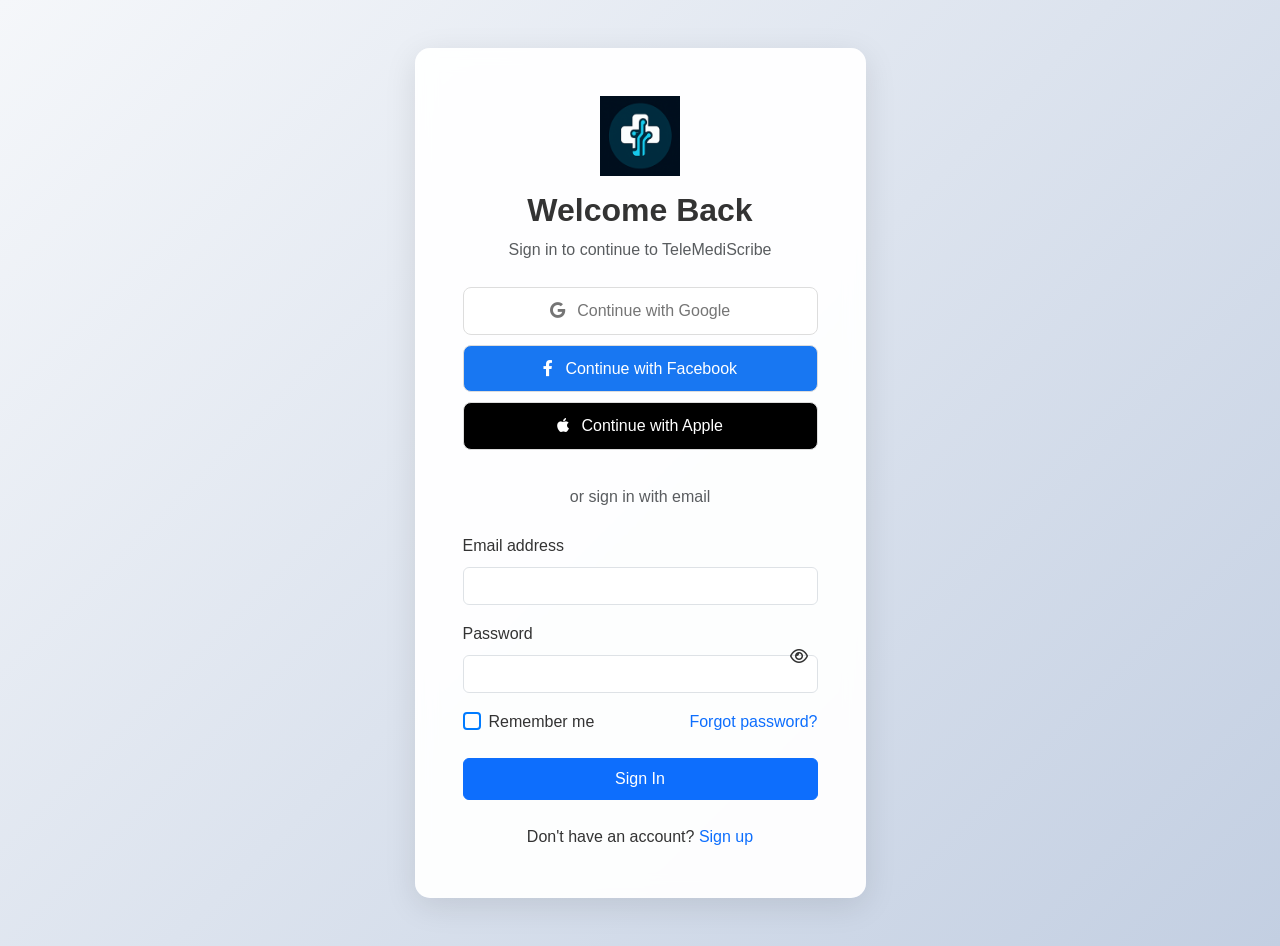
<file: dashboard.html>
<!DOCTYPE html>
<html lang="en">
<head>
    <meta charset="UTF-8">
    <meta name="viewport" content="width=device-width, initial-scale=1.0">
    <title>Dashboard - TeleMediScribe</title>
    <link href="https://cdn.jsdelivr.net/npm/bootstrap@5.3.0/dist/css/bootstrap.min.css" rel="stylesheet">
    <link rel="stylesheet" href="https://cdnjs.cloudflare.com/ajax/libs/font-awesome/6.0.0/css/all.min.css">
    <link rel="stylesheet" href="styles.css">
    <style>
        .dashboard-container {
            min-height: 100vh;
            background: linear-gradient(135deg, #f5f7fa 0%, #c3cfe2 100%);
            padding: 2rem 0;
        }
        .dashboard-card {
            background: rgba(255, 255, 255, 0.95);
            border-radius: 15px;
            box-shadow: 0 8px 32px rgba(0, 0, 0, 0.1);
            backdrop-filter: blur(10px);
            padding: 2rem;
        }
        .quick-link-card {
            background: #e9ecef;
            border-radius: 10px;
            padding: 1.5rem;
            text-align: center;
            transition: all 0.3s ease;
            text-decoration: none;
            color: inherit;
            display: block;
        }
        .quick-link-card:hover {
            background: #dee2e6;
            transform: translateY(-5px);
            box-shadow: 0 4px 8px rgba(0, 0, 0, 0.1);
        }
        .quick-link-card i {
            font-size: 2.5rem;
            margin-bottom: 1rem;
            color: #007bff;
        }
        .quick-link-card h5 {
            font-size: 1.2rem;
            margin-bottom: 0;
        }
    </style>
</head>
<body>
    <header>
        <div class="navbar">
            <div class="logo">
                <img src="logo.png" alt="TeleMediScribe Logo" class="logo-img" />
                <h1>TeleMediScribe</h1>
            </div>
            <ul>
                <li><a href="dashboard.html" class="active">Dashboard</a></li>
                <li><a href="symptom-check.html">Symptom Check</a></li>
                <li><a href="medication-reminder.html">Medication Reminder</a></li>
                <li><a href="profile.html">Profile</a></li>
            </ul>
            <div>
                <button class="button secondary" onclick="handleLogout()">Logout</button>
            </div>
        </div>
    </header>

    <div class="dashboard-container">
        <div class="container">
            <div class="row justify-content-center">
                <div class="col-md-10">
                    <div class="dashboard-card">
                        <div class="text-center mb-4">
                            <img src="logo.png" alt="TeleMediScribe Logo" style="width: 80px; height: 80px; margin-bottom: 15px;">
                            <h2 class="fw-bold" id="welcomeMessage">Hello, User</h2>
                            <p class="text-muted">Your TeleMediScribe Dashboard</p>
                        </div>

                        <!-- Quick Links -->
                        <div class="row row-cols-1 row-cols-md-3 g-4 mb-4">
                            <div class="col">
                                <a href="symptom-check.html" class="quick-link-card">
                                    <i class="fas fa-stethoscope"></i>
                                    <h5>Symptom Check</h5>
                                </a>
                            </div>
                            <div class="col">
                                <a href="medication-reminder.html" class="quick-link-card">
                                    <i class="fas fa-pills"></i>
                                    <h5>Medication Reminder</h5>
                                </a>
                            </div>
                            <div class="col">
                                <a href="profile.html" class="quick-link-card">
                                    <i class="fas fa-user-circle"></i>
                                    <h5>My Profile</h5>
                                </a>
                            </div>
                        </div>

                        <!-- Dashboard Sections (Placeholders) -->
                        <div class="row g-4">
                            <div class="col-md-6">
                                <div class="card">
                                    <div class="card-body">
                                        <h5 class="card-title">Upcoming Medications</h5>
                                        <p class="card-text" id="upcomingMedications">No medications added yet.</p>
                                        <a href="medication-reminder.html" class="btn btn-primary">View Schedule</a>
                                    </div>
                                </div>
                            </div>
                             <div class="col-md-6">
                                <div class="card">
                                    <div class="card-body">
                                        <h5 class="card-title">Medical History Summary</h5>
                                        <p class="card-text" id="medicalHistorySummary">Loading...</p>
                                        <a href="profile.html#medical" class="btn btn-primary">View History</a>
                                    </div>
                                </div>
                            </div>
                             <div class="col-md-6">
                                <div class="card">
                                    <div class="card-body">
                                        <h5 class="card-title">Allergy Summary</h5>
                                        <p class="card-text" id="allergySummary">Loading...</p>
                                        <a href="profile.html#allergies" class="btn btn-primary">View Allergies</a>
                                    </div>
                                </div>
                            </div>
                        </div>
                    </div>
                </div>
            </div>
        </div>
    </div>

    <script src="https://cdn.jsdelivr.net/npm/bootstrap@5.3.0/dist/js/bootstrap.bundle.min.js"></script>
    <script src="js/data.js"></script>
    <script>
        document.addEventListener('DOMContentLoaded', () => {
            const currentUser = dataManager.getCurrentUser();
            if (!currentUser) {
                window.location.href = 'login.html';
            } else {
                document.getElementById('welcomeMessage').textContent = `Hello, ${currentUser.name || 'User'}`;
                loadDashboardData();
            }
        });

        function loadDashboardData() {
            // Load Upcoming Medications
            const medications = dataManager.getMedications();
            const upcomingMedicationsContainer = document.querySelector('#upcomingMedications');
            upcomingMedicationsContainer.innerHTML = '';

            if (medications.length === 0) {
                upcomingMedicationsContainer.innerHTML = '<p>No medications added yet.</p>';
            } else {
                // Filter for today's medications and find the next upcoming
                const now = new Date();
                const today = now.toISOString().split('T')[0];
                
                let upcomingToday = [];

                medications.forEach(med => {
                    // Check if medication is active today based on start and end dates
                    const startDate = new Date(med.startDate);
                    const endDate = med.endDate ? new Date(med.endDate) : null;
                    const isToday = now >= startDate && (!endDate || now <= endDate);

                    if (isToday) {
                        med.times.forEach(time => {
                            const [hours, minutes] = time.split(':').map(Number);
                            const medicationTime = new Date();
                            medicationTime.setHours(hours, minutes, 0, 0);

                            if (medicationTime > now) {
                                upcomingToday.push({
                                    name: med.name,
                                    time: time
                                });
                            }
                        });
                    }
                });

                upcomingToday.sort((a, b) => a.time.localeCompare(b.time));

                if (upcomingToday.length > 0) {
                    let upcomingHtml = '<p>Next upcoming:</p><ul>';
                    // Display the next few upcoming, or all if less than a few
                    const displayCount = Math.min(upcomingToday.length, 3);
                    for(let i = 0; i < displayCount; i++){
                         upcomingHtml += `<li>${upcomingToday[i].name} at ${upcomingToday[i].time}</li>`;
                    }
                    upcomingHtml += '</ul>';
                     if(upcomingToday.length > displayCount) {
                         upcomingHtml += `<small>+${upcomingToday.length - displayCount} more today</small>`;
                    }
                    upcomingMedicationsContainer.innerHTML = upcomingHtml;

                } else {
                    upcomingMedicationsContainer.innerHTML = '<p>No upcoming medications today.</p>';
                }
            }

            // Load Medical History Summary
            const medicalHistory = dataManager.getMedicalHistory();
            const medicalHistorySummaryContainer = document.querySelector('#medicalHistorySummary');
            if (medicalHistory.length === 0) {
                medicalHistorySummaryContainer.textContent = 'No medical history records.';
            } else {
                medicalHistorySummaryContainer.innerHTML = `<p>You have <strong>${medicalHistory.length}</strong> medical history records.</p>`;
            }

            // Load Allergy Summary
            const allergies = dataManager.getAllergies();
            const allergySummaryContainer = document.querySelector('#allergySummary');
             if (allergies.length === 0) {
                allergySummaryContainer.textContent = 'No allergies recorded.';
            } else {
                allergySummaryContainer.innerHTML = `<p>You have <strong>${allergies.length}</strong> allergies recorded.</p>`;
            }

        }
    </script>
</body>
</html>
</file>
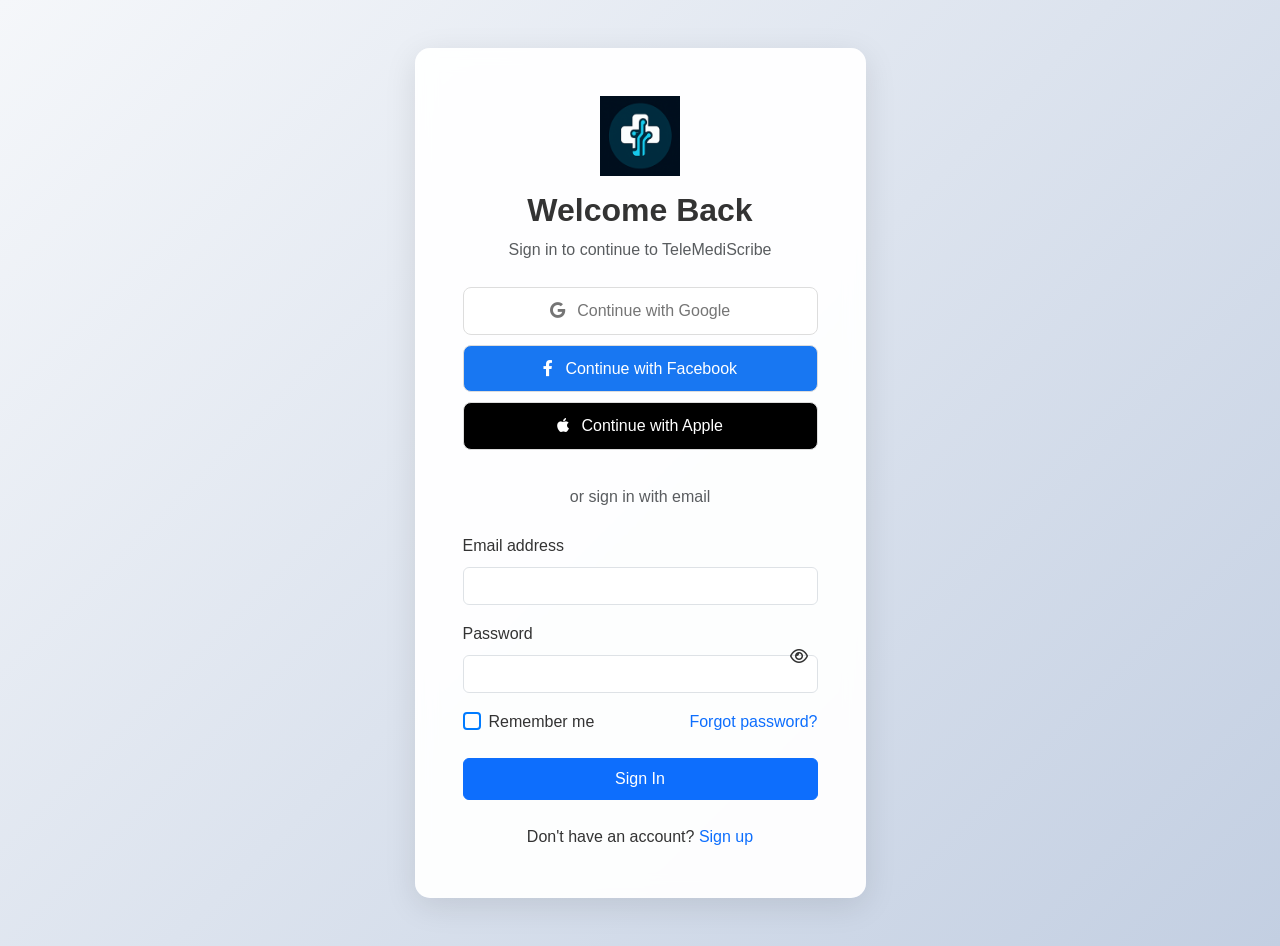
<file: login.html>
<!DOCTYPE html>
<html lang="en">
<head>
    <meta charset="UTF-8">
    <meta name="viewport" content="width=device-width, initial-scale=1.0">
    <title>Login - TeleMediScribe</title>
    <link href="https://cdn.jsdelivr.net/npm/bootstrap@5.3.0/dist/css/bootstrap.min.css" rel="stylesheet">
    <link rel="stylesheet" href="https://cdnjs.cloudflare.com/ajax/libs/font-awesome/6.0.0/css/all.min.css">
    <link rel="stylesheet" href="styles.css">
    <style>
        .login-container {
            min-height: 100vh;
            background: linear-gradient(135deg, #f5f7fa 0%, #c3cfe2 100%);
        }
        .login-card {
            background: rgba(255, 255, 255, 0.95);
            border-radius: 15px;
            box-shadow: 0 8px 32px rgba(0, 0, 0, 0.1);
            backdrop-filter: blur(10px);
        }
        .social-login-btn {
            width: 100%;
            padding: 10px;
            border: 1px solid #ddd;
            border-radius: 8px;
            margin-bottom: 10px;
            transition: all 0.3s ease;
        }
        .social-login-btn:hover {
            transform: translateY(-2px);
            box-shadow: 0 4px 12px rgba(0, 0, 0, 0.1);
        }
        .google-btn { background-color: #fff; color: #757575; }
        .facebook-btn { background-color: #1877f2; color: white; }
        .apple-btn { background-color: #000; color: white; }
        .password-toggle {
            cursor: pointer;
            position: absolute;
            right: 10px;
            top: 50%;
            transform: translateY(-50%);
        }
        .remember-me {
            display: flex;
            align-items: center;
            gap: 8px;
        }
        .custom-checkbox {
            width: 18px;
            height: 18px;
            border: 2px solid #007bff;
            border-radius: 4px;
            cursor: pointer;
            position: relative;
        }
        .custom-checkbox.checked {
            background-color: #007bff;
        }
        .custom-checkbox.checked::after {
            content: '✓';
            color: white;
            position: absolute;
            top: 50%;
            left: 50%;
            transform: translate(-50%, -50%);
            font-size: 12px;
        }
        .password-strength {
            height: 4px;
            background: #eee;
            margin-top: 5px;
            border-radius: 2px;
            overflow: hidden;
        }
        .password-strength-bar {
            height: 100%;
            width: 0;
            transition: all 0.3s ease;
        }
        .strength-weak { background-color: #ff4444; width: 33.33%; }
        .strength-medium { background-color: #ffbb33; width: 66.66%; }
        .strength-strong { background-color: #00C851; width: 100%; }
        .loading-spinner {
            display: none;
            width: 20px;
            height: 20px;
            border: 3px solid #f3f3f3;
            border-top: 3px solid #007bff;
            border-radius: 50%;
            animation: spin 1s linear infinite;
        }
        @keyframes spin {
            0% { transform: rotate(0deg); }
            100% { transform: rotate(360deg); }
        }
        .error-message {
            color: #dc3545;
            font-size: 0.875rem;
            margin-top: 0.25rem;
            display: none;
        }
    </style>
</head>
<body>
    <div class="login-container d-flex align-items-center justify-content-center py-5">
        <div class="container">
            <div class="row justify-content-center">
                <div class="col-md-6 col-lg-5">
                    <div class="login-card p-4 p-md-5">
                        <div class="text-center mb-4">
                             <img src="logo.png" alt="TeleMediScribe Logo" style="width: 80px; height: 80px; margin-bottom: 15px;">
                            <h2 class="fw-bold">Welcome Back</h2>
                            <p class="text-muted">Sign in to continue to TeleMediScribe</p>
                        </div>

                        <!-- Social Login Buttons -->
                        <div class="mb-4">
                            <button class="social-login-btn google-btn">
                                <i class="fab fa-google me-2"></i> Continue with Google
                            </button>
                            <button class="social-login-btn facebook-btn">
                                <i class="fab fa-facebook-f me-2"></i> Continue with Facebook
                            </button>
                            <button class="social-login-btn apple-btn">
                                <i class="fab fa-apple me-2"></i> Continue with Apple
                            </button>
                        </div>

                        <div class="text-center mb-4">
                            <span class="text-muted">or sign in with email</span>
                        </div>

                        <!-- Login Form -->
                        <form id="loginForm" onsubmit="return handleLogin(event)">
                            <div class="mb-3">
                                <label for="email" class="form-label">Email address</label>
                                <input type="email" class="form-control" id="email" required>
                                <div class="error-message" id="emailError"></div>
                            </div>

                            <div class="mb-3 position-relative">
                                <label for="password" class="form-label">Password</label>
                                <input type="password" class="form-control" id="password" required>
                                <span class="password-toggle" onclick="togglePassword()">
                                    <i class="far fa-eye"></i>
                                </span>
                                <div class="error-message" id="passwordError"></div>
                            </div>

                            <div class="d-flex justify-content-between align-items-center mb-4">
                                <div class="remember-me">
                                    <div class="custom-checkbox" onclick="toggleRememberMe()"></div>
                                    <span>Remember me</span>
                                </div>
                                <a href="#" class="text-decoration-none" onclick="showForgotPassword()">Forgot password?</a>
                            </div>

                            <button type="submit" class="btn btn-primary w-100 py-2">
                                <span class="spinner-border spinner-border-sm me-2 loading-spinner" role="status"></span>
                                Sign In
                            </button>
                        </form>

                        <div class="text-center mt-4">
                            <p class="mb-0">Don't have an account? 
                                <a href="register.html" class="text-decoration-none">Sign up</a>
                            </p>
                        </div>
                    </div>
                </div>
            </div>
        </div>
    </div>

    <!-- Forgot Password Modal (Placeholder) -->
    <div class="modal fade" id="forgotPasswordModal" tabindex="-1">
        <div class="modal-dialog">
            <div class="modal-content">
                <div class="modal-header">
                    <h5 class="modal-title">Reset Password</h5>
                    <button type="button" class="btn-close" data-bs-dismiss="modal"></button>
                </div>
                <div class="modal-body">
                    <p>Enter your email address and we'll send you a link to reset your password.</p>
                    <form id="resetPasswordForm">
                        <div class="mb-3">
                            <input type="email" class="form-control" id="resetEmail" required>
                        </div>
                        <button type="submit" class="btn btn-primary w-100">Send Reset Link</button>
                    </form>
                </div>
            </div>
        </div>
    </div>

    <script src="https://cdn.jsdelivr.net/npm/bootstrap@5.3.0/dist/js/bootstrap.bundle.min.js"></script>
    <script src="js/data.js"></script>
    <script>
        // Check if user is already logged in on page load
        function checkLoginStatus() {
            const currentUser = dataManager.getCurrentUser();
            if (currentUser) {
                window.location.href = 'symptom-check.html';
            }
        }

        function togglePassword() {
            const passwordInput = document.getElementById('password');
            const icon = document.querySelector('.password-toggle i');
            
            if (passwordInput.type === 'password') {
                passwordInput.type = 'text';
                icon.classList.remove('fa-eye');
                icon.classList.add('fa-eye-slash');
            } else {
                passwordInput.type = 'password';
                icon.classList.remove('fa-eye-slash');
                icon.classList.add('fa-eye');
            }
        }

        function toggleRememberMe() {
            const checkbox = document.querySelector('.custom-checkbox');
            checkbox.classList.toggle('checked');
        }

        function showForgotPassword() {
            const modal = new bootstrap.Modal(document.getElementById('forgotPasswordModal'));
            modal.show();
        }

        async function handleLogin(event) {
            event.preventDefault();
            
            const email = document.getElementById('email').value;
            const password = document.getElementById('password').value;
            const spinner = document.querySelector('#loginForm .loading-spinner');
            const submitBtn = document.querySelector('#loginForm button[type="submit"]');
            const emailErrorEl = document.getElementById('emailError');
            const passwordErrorEl = document.getElementById('passwordError');
            
            // Clear previous errors
            emailErrorEl.style.display = 'none';
            passwordErrorEl.style.display = 'none';

            // Show loading state
            spinner.style.display = 'inline-block';
            submitBtn.disabled = true;
            
            try {
                dataManager.login(email, password);
                // Redirect to a dashboard or profile page after successful login
                alert('Login successful!');
                window.location.href = 'dashboard.html'; // Redirect to dashboard
            } catch (error) {
                const errorMessage = error.message;
                console.error('Login error:', errorMessage);

                if (errorMessage.includes('Invalid email or password')) {
                    passwordErrorEl.textContent = errorMessage;
                    passwordErrorEl.style.display = 'block';
                } else {
                    passwordErrorEl.textContent = 'Login failed. Please try again.';
                    passwordErrorEl.style.display = 'block';
                }
            } finally {
                spinner.style.display = 'none';
                submitBtn.disabled = false;
            }
            
            return false;
        }

        // Handle password reset
        document.getElementById('resetPasswordForm').addEventListener('submit', async (e) => {
            e.preventDefault();
            const email = document.getElementById('resetEmail').value;
            
            try {
                // In a real app, this would send an email
                alert('Password reset link has been sent to your email (if the email exists).');
                bootstrap.Modal.getInstance(document.getElementById('forgotPasswordModal')).hide();
            } catch (error) {
                console.error('Forgot password error:', error);
                alert('Failed to send reset link. Please try again.');
            }
        });

        // Social login handlers (Placeholders)
        document.querySelector('.google-btn').addEventListener('click', () => {
            alert('Google login is not implemented in this demo version.');
        });

        document.querySelector('.facebook-btn').addEventListener('click', () => {
            alert('Facebook login is not implemented in this demo version.');
        });

        document.querySelector('.apple-btn').addEventListener('click', () => {
            alert('Apple login is not implemented in this demo version.');
        });

        // Check login status on page load
        document.addEventListener('DOMContentLoaded', checkLoginStatus);
    </script>
</body>
</html>
</file>
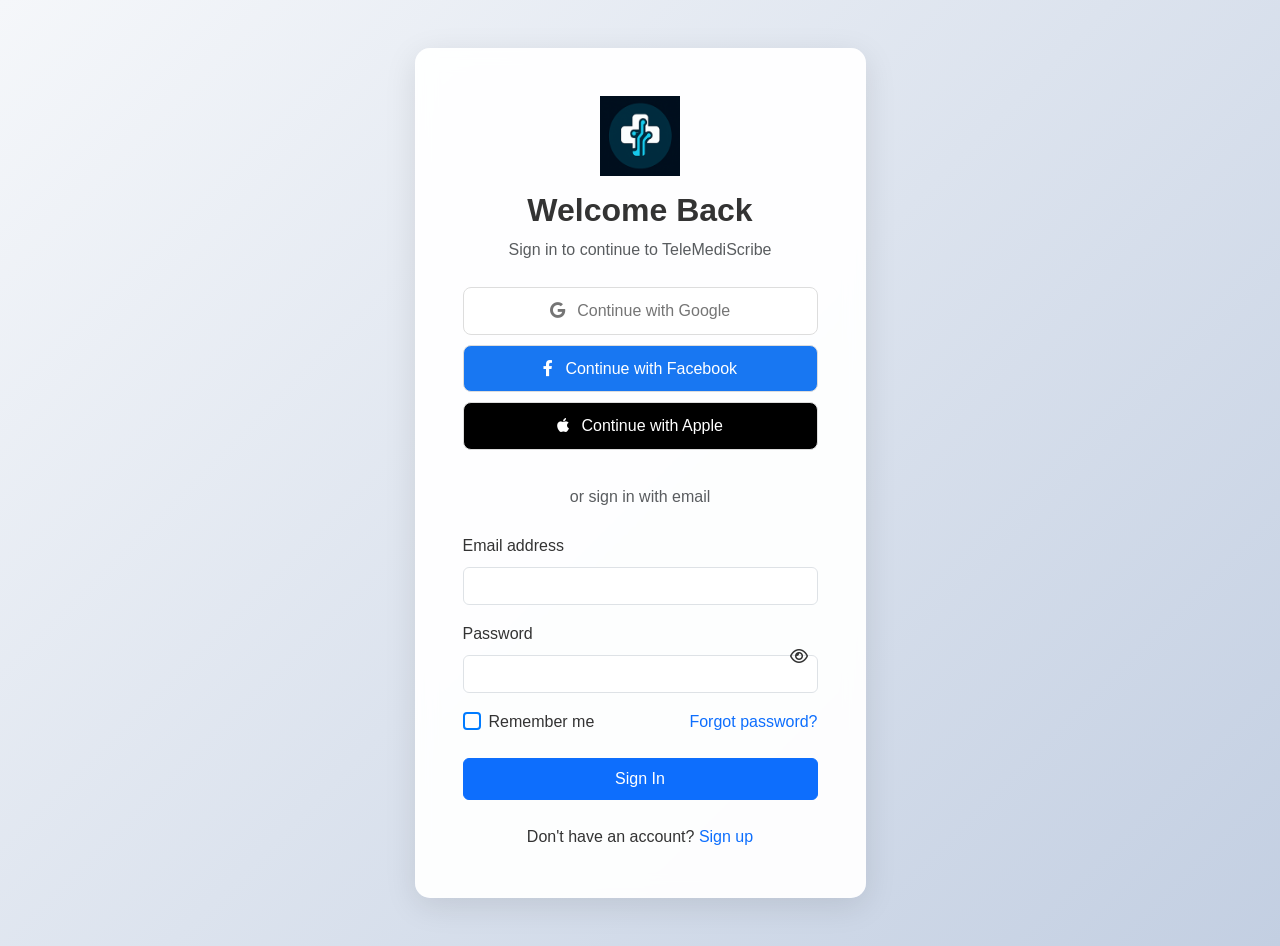
<file: medication-reminder.html>
<!DOCTYPE html>
<html lang="en">
<head>
    <meta charset="UTF-8">
    <meta name="viewport" content="width=device-width, initial-scale=1.0">
    <title>Medication Reminder - TeleMediScribe</title>
    <link href="https://cdn.jsdelivr.net/npm/bootstrap@5.3.0/dist/css/bootstrap.min.css" rel="stylesheet">
    <link rel="stylesheet" href="https://cdnjs.cloudflare.com/ajax/libs/font-awesome/6.0.0/css/all.min.css">
    <link rel="stylesheet" href="styles.css">
    <style>
        .reminder-container {
            min-height: 100vh;
            background: linear-gradient(135deg, #f5f7fa 0%, #c3cfe2 100%);
            padding: 2rem 0;
        }
        .reminder-card {
            background: rgba(255, 255, 255, 0.95);
            border-radius: 15px;
            box-shadow: 0 8px 32px rgba(0, 0, 0, 0.1);
            backdrop-filter: blur(10px);
            padding: 2rem;
        }
        .medication-item {
            background: white;
            border-radius: 10px;
            padding: 1.5rem;
            margin-bottom: 1rem;
            box-shadow: 0 2px 4px rgba(0, 0, 0, 0.05);
            transition: all 0.3s ease;
        }
        .medication-item:hover {
            transform: translateY(-2px);
            box-shadow: 0 4px 8px rgba(0, 0, 0, 0.1);
        }
        .medication-time {
            font-size: 0.9rem;
            color: #6c757d;
        }
        .medication-status {
            width: 10px;
            height: 10px;
            border-radius: 50%;
            display: inline-block;
            margin-right: 5px;
        }
        .status-pending { background-color: #ffc107; }
        .status-taken { background-color: #28a745; }
        .status-missed { background-color: #dc3545; }
        .loading-spinner {
            display: none;
            width: 20px;
            height: 20px;
            border: 3px solid #f3f3f3;
            border-top: 3px solid #007bff;
            border-radius: 50%;
            animation: spin 1s linear infinite;
        }
        @keyframes spin {
            0% { transform: rotate(0deg); }
            100% { transform: rotate(360deg); }
        }
        .notification-badge {
            position: absolute;
            top: -5px;
            right: -5px;
            background: #dc3545;
            color: white;
            border-radius: 50%;
            width: 20px;
            height: 20px;
            font-size: 12px;
            display: flex;
            align-items: center;
            justify-content: center;
        }
    </style>
</head>
<body>
    <header>
        <div class="navbar">
            <div class="logo">
                <img src="logo.png" alt="TeleMediScribe Logo" class="logo-img" />
                <h1>TeleMediScribe</h1>
            </div>
            <ul>
                <li><a href="dashboard.html">Dashboard</a></li>
                <li><a href="symptom-check.html">Symptom Check</a></li>
                <li><a href="medication-reminder.html" class="active">Medication Reminder</a></li>
                <li><a href="profile.html">Profile</a></li>
            </ul>
            <div>
                <button class="button secondary" onclick="handleLogout()">Logout</button>
            </div>
        </div>
    </header>

    <div class="reminder-container">
        <div class="container">
            <div class="row justify-content-center">
                <div class="col-md-8">
                    <div class="reminder-card">
                        <div class="text-center mb-4">
                            <img src="logo.png" alt="TeleMediScribe Logo" style="width: 80px; height: 80px; margin-bottom: 15px;">
                            <h2 class="fw-bold">Medication Reminder</h2>
                            <p class="text-muted">Manage your medication schedule</p>
                        </div>

                        <div class="d-flex justify-content-between align-items-center mb-4">
                            <button class="btn btn-primary" onclick="showAddMedication()">
                                <i class="fas fa-plus me-2"></i>Add Medication
                            </button>
                            <div class="position-relative">
                                <button class="btn btn-outline-primary" onclick="showNotifications()">
                                    <i class="fas fa-bell"></i>
                                    <span class="notification-badge" id="notificationCount">0</span>
                                </button>
                            </div>
                        </div>

                        <div id="medicationList">
                            <!-- Medication items will be added here -->
                        </div>

                        <!-- Medication Interaction Warnings -->
                        <div id="interactionWarnings" class="alert alert-danger mt-4" style="display: none;">
                            <strong>Potential Interactions / Warnings:</strong>
                            <ul id="warningsList"></ul>
                        </div>
                    </div>
                </div>
            </div>
        </div>
    </div>

    <!-- Add Medication Modal -->
    <div class="modal fade" id="addMedicationModal" tabindex="-1">
        <div class="modal-dialog">
            <div class="modal-content">
                <div class="modal-header">
                    <h5 class="modal-title">Add Medication</h5>
                    <button type="button" class="btn-close" data-bs-dismiss="modal"></button>
                </div>
                <div class="modal-body">
                    <form id="addMedicationForm">
                        <div class="mb-3">
                            <label class="form-label">Medication Name</label>
                            <input type="text" class="form-control" id="medicationName" required>
                        </div>
                        <div class="mb-3">
                            <label class="form-label">Dosage</label>
                            <input type="text" class="form-control" id="dosage" required>
                        </div>
                        <div class="mb-3">
                            <label class="form-label">Frequency</label>
                            <select class="form-select" id="frequency" required>
                                <option value="once">Once a day</option>
                                <option value="twice">Twice a day</option>
                                <option value="thrice">Three times a day</option>
                                <option value="custom">Custom</option>
                            </select>
                        </div>
                        <div class="mb-3" id="customTimesContainer" style="display: none;">
                            <label class="form-label">Custom Times</label>
                            <div id="customTimes">
                                <div class="input-group mb-2">
                                    <input type="time" class="form-control" required>
                                    <button type="button" class="btn btn-outline-danger" onclick="removeTime(this)">
                                        <i class="fas fa-times"></i>
                                    </button>
                                </div>
                            </div>
                            <button type="button" class="btn btn-outline-primary btn-sm" onclick="addTime()">
                                Add Time
                            </button>
                        </div>
                        <div class="mb-3">
                            <label class="form-label">Start Date</label>
                            <input type="date" class="form-control" id="startDate" required>
                        </div>
                        <div class="mb-3">
                            <label class="form-label">End Date (Optional)</label>
                            <input type="date" class="form-control" id="endDate">
                        </div>
                        <div class="mb-3">
                            <label class="form-label">Notes</label>
                            <textarea class="form-control" id="medicationNotes" rows="3"></textarea>
                        </div>
                    </form>
                </div>
                <div class="modal-footer">
                    <button type="button" class="btn btn-secondary" data-bs-dismiss="modal">Cancel</button>
                    <button type="button" class="btn btn-primary" onclick="saveMedication()">Save Medication</button>
                </div>
            </div>
        </div>
    </div>

    <!-- Notifications Modal -->
    <div class="modal fade" id="notificationsModal" tabindex="-1">
        <div class="modal-dialog">
            <div class="modal-content">
                <div class="modal-header">
                    <h5 class="modal-title">Notifications</h5>
                    <button type="button" class="btn-close" data-bs-dismiss="modal"></button>
                </div>
                <div class="modal-body">
                    <div id="notificationsList">
                        <!-- Notifications will be added here -->
                    </div>
                </div>
            </div>
        </div>
    </div>

    <script src="https://cdn.jsdelivr.net/npm/bootstrap@5.3.0/dist/js/bootstrap.bundle.min.js"></script>
    <script src="js/data.js"></script>
    <script>
        // Initialize page
        document.addEventListener('DOMContentLoaded', () => {
            // Check if user is logged in
            const currentUser = dataManager.getCurrentUser();
            if (!currentUser) {
                window.location.href = 'login.html';
                return;
            }

            loadMedications();
            checkNotifications();
        });

        // Show add medication modal
        function showAddMedication() {
            document.getElementById('addMedicationForm').reset();
            document.getElementById('customTimesContainer').style.display = 'none';
            const modal = new bootstrap.Modal(document.getElementById('addMedicationModal'));
            modal.show();
        }

        // Handle frequency change
        document.getElementById('frequency').addEventListener('change', (e) => {
            const customTimesContainer = document.getElementById('customTimesContainer');
            customTimesContainer.style.display = e.target.value === 'custom' ? 'block' : 'none';
        });

        // Add custom time input
        function addTime() {
            const container = document.getElementById('customTimes');
            const timeInput = document.createElement('div');
            timeInput.className = 'input-group mb-2';
            timeInput.innerHTML = `
                <input type="time" class="form-control" required>
                <button type="button" class="btn btn-outline-danger" onclick="removeTime(this)">
                    <i class="fas fa-times"></i>
                </button>
            `;
            container.appendChild(timeInput);
        }

        // Remove custom time input
        function removeTime(button) {
            button.parentElement.remove();
        }

        // Save medication
        function saveMedication() {
            const name = document.getElementById('medicationName').value;
            const dosage = document.getElementById('dosage').value;
            const frequency = document.getElementById('frequency').value;
            const startDate = document.getElementById('startDate').value;
            const endDate = document.getElementById('endDate').value;
            const notes = document.getElementById('medicationNotes').value;

            let times = [];
            if (frequency === 'custom') {
                times = Array.from(document.querySelectorAll('#customTimes input[type="time"]'))
                    .map(input => input.value);
            } else {
                // Set default times based on frequency
                switch (frequency) {
                    case 'once':
                        times = ['08:00'];
                        break;
                    case 'twice':
                        times = ['08:00', '20:00'];
                        break;
                    case 'thrice':
                        times = ['08:00', '14:00', '20:00'];
                        break;
                }
            }

            try {
                dataManager.addMedication({
                    name,
                    dosage,
                    frequency,
                    times,
                    startDate,
                    endDate,
                    notes,
                    status: 'active'
                });

                bootstrap.Modal.getInstance(document.getElementById('addMedicationModal')).hide();
                loadMedications();
                checkNotifications();
                checkInteractionsDisplay();
                alert('Medication added successfully!');
            } catch (error) {
                console.error('Error saving medication:', error);
                alert('Error saving medication. Please try again.');
            }
        }

        // Load medications
        function loadMedications() {
            try {
                const medications = dataManager.getMedications();
                const container = document.getElementById('medicationList');
                container.innerHTML = '';

                if (medications.length === 0) {
                    container.innerHTML = '<p class="text-muted text-center">No medications added yet.</p>';
                    document.getElementById('interactionWarnings').style.display = 'none';
                    return;
                }

                medications.forEach(medication => {
                    const item = document.createElement('div');
                    item.className = 'medication-item';
                    item.innerHTML = `
                        <div class="d-flex justify-content-between align-items-start">
                            <div>
                                <h5 class="mb-1">${medication.name}</h5>
                                <p class="mb-1">${medication.dosage}</p>
                                <p class="medication-time mb-1">
                                    ${medication.times.map(time => time).join(', ')}
                                </p>
                                ${medication.notes ? `<p class="mb-0"><small>${medication.notes}</small></p>` : ''}
                                <p class="mb-0 mt-2"><a href="#" target="_blank">[Purchase Link Placeholder]</a></p>
                            </div>
                            <div>
                                <button class="btn btn-sm btn-success me-2" onclick="markAsTaken('${medication.id}')">
                                    <i class="fas fa-check"></i>
                                </button>
                                <button class="btn btn-sm btn-danger" onclick="deleteMedication('${medication.id}')">
                                    <i class="fas fa-trash"></i>
                                </button>
                            </div>
                        </div>
                    `;
                    container.appendChild(item);
                });
                checkInteractionsDisplay();
            } catch (error) {
                console.error('Error loading medications:', error);
                const container = document.getElementById('medicationList');
                container.innerHTML = '<p class="text-danger text-center">Error loading medications.</p>';
            }
        }

        // Mark medication as taken
        function markAsTaken(medicationId) {
            try {
                dataManager.markMedicationAsTaken(medicationId);
                loadMedications();
            } catch (error) {
                console.error('Error marking medication as taken:', error);
                alert('Error marking medication as taken. Please try again.');
            }
        }

        // Delete medication
        function deleteMedication(medicationId) {
            if (confirm('Are you sure you want to delete this medication?')) {
                try {
                    dataManager.deleteMedication(medicationId);
                    loadMedications();
                    checkNotifications();
                    checkInteractionsDisplay();
                    alert('Medication deleted successfully!');
                } catch (error) {
                    console.error('Error deleting medication:', error);
                    alert('Error deleting medication. Please try again.');
                }
            }
        }

        // Show notifications
        function showNotifications() {
            const notifications = dataManager.getNotifications();
            const container = document.getElementById('notificationsList');
            container.innerHTML = '';

            if (notifications.length === 0) {
                container.innerHTML = '<p class="text-muted text-center">No notifications.</p>';
            } else {
                notifications.forEach(notification => {
                    const item = document.createElement('div');
                    item.className = 'alert alert-info mb-2';
                    item.innerHTML = `
                        <div class="d-flex justify-content-between align-items-center">
                            <div>
                                <strong>${notification.title}</strong>
                                <p class="mb-0">${notification.message}</p>
                            </div>
                            <button class="btn btn-sm btn-outline-info" onclick="markNotificationAsRead('${notification.id}')">
                                Mark as Read
                            </button>
                        </div>
                    `;
                    container.appendChild(item);
                });
            }

            const modal = new bootstrap.Modal(document.getElementById('notificationsModal'));
            modal.show();
        }

        // Check for notifications
        function checkNotifications() {
            const notifications = dataManager.getNotifications();
            const unreadCount = notifications.filter(n => !n.read).length;
            document.getElementById('notificationCount').textContent = unreadCount;
        }

        // Mark notification as read
        function markNotificationAsRead(notificationId) {
            try {
                dataManager.markNotificationAsRead(notificationId);
                checkNotifications();
                showNotifications();
            } catch (error) {
                console.error('Error marking notification as read:', error);
            }
        }

        // Check and display interactions
        function checkInteractionsDisplay() {
            const interactionWarningsContainer = document.getElementById('interactionWarnings');
            const warningsList = document.getElementById('warningsList');
            warningsList.innerHTML = '';

            try {
                const interactions = dataManager.checkInteractions();

                if (interactions.length > 0) {
                    interactions.forEach(warning => {
                        const li = document.createElement('li');
                        li.textContent = warning;
                        warningsList.appendChild(li);
                    });
                    interactionWarningsContainer.style.display = 'block';
                } else {
                    interactionWarningsContainer.style.display = 'none';
                }
            } catch (error) {
                console.error('Error checking interactions:', error);
                interactionWarningsContainer.style.display = 'none';
            }
        }
    </script>
</body>
</html>
</file>
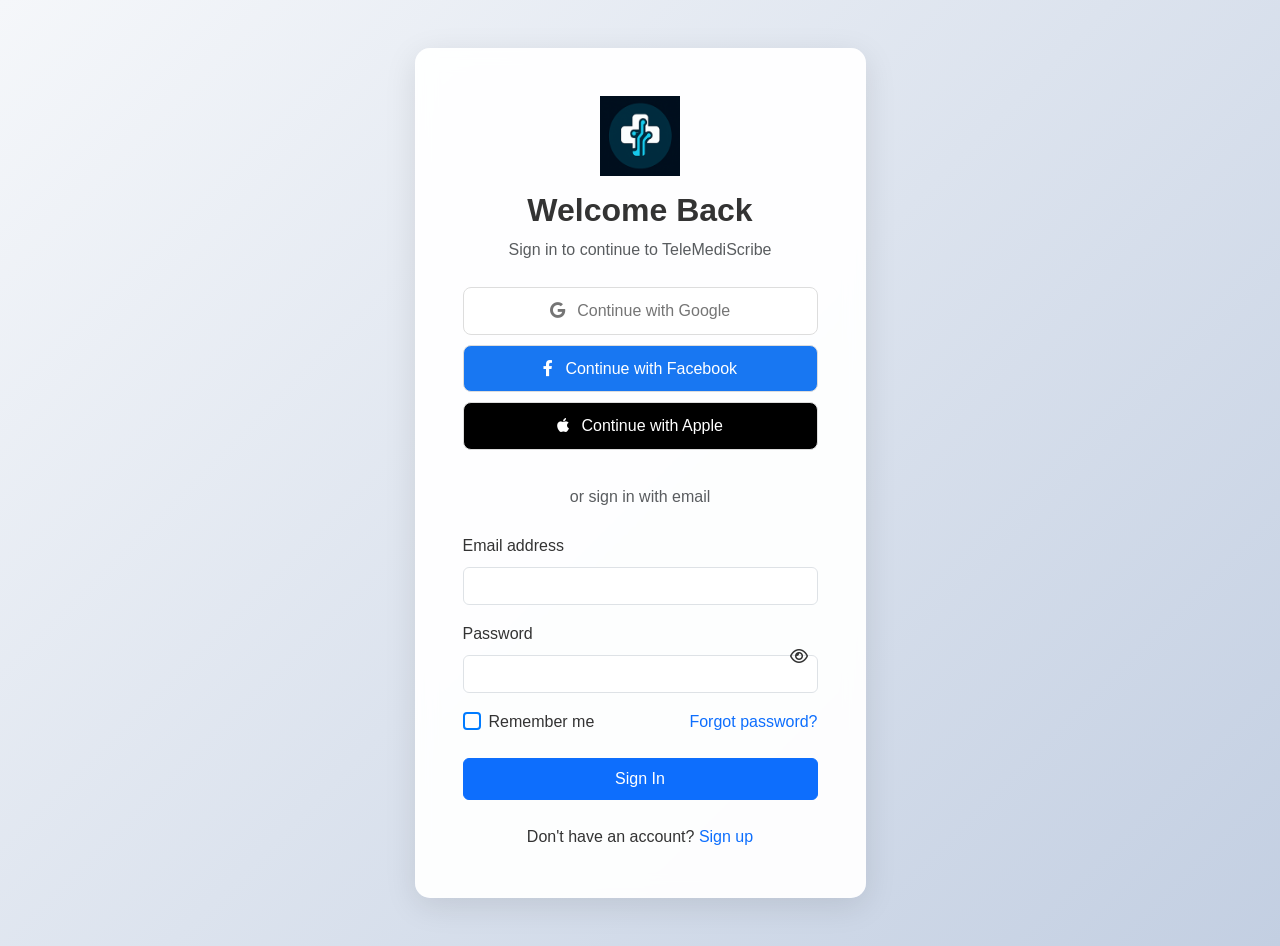
<file: profile.html>
<!DOCTYPE html>
<html lang="en">
<head>
    <meta charset="UTF-8">
    <meta name="viewport" content="width=device-width, initial-scale=1.0">
    <title>Profile - TeleMediScribe</title>
    <link href="https://cdn.jsdelivr.net/npm/bootstrap@5.3.0/dist/css/bootstrap.min.css" rel="stylesheet">
    <link rel="stylesheet" href="https://cdnjs.cloudflare.com/ajax/libs/font-awesome/6.0.0/css/all.min.css">
    <link rel="stylesheet" href="styles.css">
    <style>
        .profile-container {
            min-height: 100vh;
            background: #f8f9fa;
        }
        .profile-sidebar {
            background: white;
            border-radius: 15px;
            box-shadow: 0 2px 15px rgba(0, 0, 0, 0.05);
            padding: 2rem;
        }
        .profile-content {
            background: white;
            border-radius: 15px;
            box-shadow: 0 2px 15px rgba(0, 0, 0, 0.05);
            padding: 2rem;
        }
        .profile-picture {
            width: 150px;
            height: 150px;
            border-radius: 50%;
            object-fit: cover;
            border: 4px solid #fff;
            box-shadow: 0 2px 15px rgba(0, 0, 0, 0.1);
            cursor: pointer;
            transition: all 0.3s ease;
        }
        .profile-picture:hover {
            transform: scale(1.05);
        }
        .profile-picture-upload {
            position: absolute;
            bottom: 0;
            right: 0;
            background: #007bff;
            color: white;
            width: 40px;
            height: 40px;
            border-radius: 50%;
            display: flex;
            align-items: center;
            justify-content: center;
            cursor: pointer;
            transition: all 0.3s ease;
        }
        .profile-picture-upload:hover {
            background: #0056b3;
        }
        .nav-pills .nav-link {
            color: #6c757d;
            border-radius: 8px;
            padding: 0.75rem 1rem;
            margin-bottom: 0.5rem;
            transition: all 0.3s ease;
        }
        .nav-pills .nav-link:hover {
            background: #f8f9fa;
        }
        .nav-pills .nav-link.active {
            background: #007bff;
            color: white;
        }
        .nav-pills .nav-link i {
            width: 24px;
        }
        .medical-history-item {
            background: #f8f9fa;
            border-radius: 8px;
            padding: 1rem;
            margin-bottom: 1rem;
            transition: all 0.3s ease;
        }
        .medical-history-item:hover {
            transform: translateY(-2px);
            box-shadow: 0 4px 12px rgba(0, 0, 0, 0.05);
        }
        .settings-card {
            background: #f8f9fa;
            border-radius: 8px;
            padding: 1.5rem;
            margin-bottom: 1rem;
        }
        .form-switch .form-check-input {
            width: 3em;
            height: 1.5em;
        }
        .loading-spinner {
            display: none;
            width: 20px;
            height: 20px;
            border: 3px solid #f3f3f3;
            border-top: 3px solid #007bff;
            border-radius: 50%;
            animation: spin 1s linear infinite;
        }
        @keyframes spin {
            0% { transform: rotate(0deg); }
            100% { transform: rotate(360deg); }
        }
    </style>
</head>
<body>
    <header>
        <div class="navbar">
            <div class="logo">
                <img src="logo.png" alt="TeleMediScribe Logo" class="logo-img" />
                <h1>TeleMediScribe</h1>
            </div>
            <ul>
                <li><a href="dashboard.html">Dashboard</a></li>
                <li><a href="symptom-check.html">Symptom Check</a></li>
                <li><a href="medication-reminder.html">Medication Reminder</a></li>
                <li><a href="profile.html" class="active">Profile</a></li>
            </ul>
            <div>
                <button class="button secondary" onclick="handleLogout()">Logout</button>
            </div>
        </div>
    </header>

    <div class="profile-container py-5">
        <div class="container">
            <div class="row">
                <!-- Sidebar -->
                <div class="col-md-4 mb-4">
                    <div class="profile-sidebar">
                        <div class="text-center position-relative d-inline-block mx-auto">
                            <img src="https://via.placeholder.com/150" alt="Profile Picture" class="profile-picture" id="profilePicture">
                            <label for="profilePictureInput" class="profile-picture-upload">
                                <i class="fas fa-camera"></i>
                            </label>
                            <input type="file" id="profilePictureInput" accept="image/*" style="display: none">
                        </div>
                        <h4 class="text-center mt-3 mb-4" id="userName">Loading...</h4>

                        <div class="nav flex-column nav-pills">
                            <a class="nav-link active" href="#personal" data-bs-toggle="pill">
                                <i class="fas fa-user me-2"></i> Personal Info
                            </a>
                            <a class="nav-link" href="#medical" data-bs-toggle="pill">
                                <i class="fas fa-notes-medical me-2"></i> Medical History
                            </a>
                            <a class="nav-link" href="#allergies" data-bs-toggle="pill">
                                <i class="fas fa-allergies me-2"></i> Allergies
                            </a>
                            <a class="nav-link" href="#settings" data-bs-toggle="pill">
                                <i class="fas fa-cog me-2"></i> Settings
                            </a>
                            <a class="nav-link text-danger" href="#" onclick="handleLogout()">
                                <i class="fas fa-sign-out-alt me-2"></i> Logout
                            </a>
                        </div>
                    </div>
                </div>

                <!-- Main Content -->
                <div class="col-md-8">
                    <div class="profile-content">
                        <div class="tab-content">
                            <!-- Personal Info -->
                            <div class="tab-pane fade show active" id="personal">
                                <h4 class="mb-4">Personal Information</h4>
                                <form id="personalInfoForm">
                                    <div class="row">
                                        <div class="col-md-6 mb-3">
                                            <label class="form-label">Full Name</label>
                                            <input type="text" class="form-control" id="fullName" required>
                                        </div>
                                        <div class="col-md-6 mb-3">
                                            <label class="form-label">Email</label>
                                            <input type="email" class="form-control" id="email" readonly>
                                        </div>
                                        <div class="col-md-6 mb-3">
                                            <label class="form-label">Phone</label>
                                            <input type="tel" class="form-control" id="phone">
                                        </div>
                                        <div class="col-md-6 mb-3">
                                            <label class="form-label">Date of Birth</label>
                                            <input type="date" class="form-control" id="dob">
                                        </div>
                                        <div class="col-12 mb-3">
                                            <label class="form-label">Address</label>
                                            <textarea class="form-control" id="address" rows="3"></textarea>
                                        </div>
                                    </div>
                                    <button type="submit" class="btn btn-primary">
                                        <span class="spinner-border spinner-border-sm me-2 loading-spinner" role="status"></span>
                                        Save Changes
                                    </button>
                                </form>
                            </div>

                            <!-- Medical History -->
                            <div class="tab-pane fade" id="medical">
                                <div class="d-flex justify-content-between align-items-center mb-4">
                                    <h4>Medical History</h4>
                                    <button class="btn btn-primary" onclick="showAddMedicalHistory()">
                                        <i class="fas fa-plus me-2"></i>Add Record
                                    </button>
                                </div>
                                <div id="medicalHistoryList">
                                    <!-- Medical history items will be added here dynamically -->
                                </div>
                            </div>

                            <!-- Allergies -->
                            <div class="tab-pane fade" id="allergies">
                                <div class="d-flex justify-content-between align-items-center mb-4">
                                    <h4>Allergies</h4>
                                    <button class="btn btn-primary" onclick="showAddAllergy()">
                                        <i class="fas fa-plus me-2"></i>Add Allergy
                                    </button>
                                </div>
                                <div id="allergiesList">
                                    <!-- Allergy items will be added here dynamically -->
                                </div>
                            </div>

                            <!-- Settings -->
                            <div class="tab-pane fade" id="settings">
                                <h4 class="mb-4">Account Settings</h4>
                                <div class="settings-card">
                                    <h5 class="mb-3">Notifications</h5>
                                    <div class="form-check form-switch mb-3">
                                        <input class="form-check-input" type="checkbox" id="emailNotifications">
                                        <label class="form-check-label" for="emailNotifications">Email Notifications</label>
                                    </div>
                                    <div class="form-check form-switch mb-3">
                                        <input class="form-check-input" type="checkbox" id="smsNotifications">
                                        <label class="form-check-label" for="smsNotifications">SMS Notifications</label>
                                    </div>
                                    <div class="form-check form-switch">
                                        <input class="form-check-input" type="checkbox" id="reminderNotifications">
                                        <label class="form-check-label" for="reminderNotifications">Reminder Notifications</label>
                                    </div>
                                </div>
                                <div class="settings-card">
                                    <h5 class="mb-3">Privacy</h5>
                                    <div class="form-check form-switch mb-3">
                                        <input class="form-check-input" type="checkbox" id="shareMedicalHistory">
                                        <label class="form-check-label" for="shareMedicalHistory">Share Medical History with Doctors</label>
                                    </div>
                                    <div class="form-check form-switch">
                                        <input class="form-check-input" type="checkbox" id="shareAllergies">
                                        <label class="form-check-label" for="shareAllergies">Share Allergies with Doctors</label>
                                    </div>
                                </div>
                                <button class="btn btn-primary" onclick="saveSettings()">
                                    <span class="spinner-border spinner-border-sm me-2 loading-spinner" role="status"></span>
                                    Save Settings
                                </button>
                            </div>
                        </div>
                    </div>
                </div>
            </div>
        </div>
    </div>

    <!-- Add Medical History Modal -->
    <div class="modal fade" id="addMedicalHistoryModal" tabindex="-1">
        <div class="modal-dialog">
            <div class="modal-content">
                <div class="modal-header">
                    <h5 class="modal-title">Add Medical Record</h5>
                    <button type="button" class="btn-close" data-bs-dismiss="modal"></button>
                </div>
                <div class="modal-body">
                    <form id="addMedicalHistoryForm">
                        <div class="mb-3">
                            <label class="form-label">Condition</label>
                            <input type="text" class="form-control" id="condition" required>
                        </div>
                        <div class="mb-3">
                            <label class="form-label">Diagnosis Date</label>
                            <input type="date" class="form-control" id="diagnosisDate" required>
                        </div>
                        <div class="mb-3">
                            <label class="form-label">Treatment</label>
                            <textarea class="form-control" id="treatment" rows="3"></textarea>
                        </div>
                        <div class="mb-3">
                            <label class="form-label">Notes</label>
                            <textarea class="form-control" id="notes" rows="3"></textarea>
                        </div>
                    </form>
                </div>
                <div class="modal-footer">
                    <button type="button" class="btn btn-secondary" data-bs-dismiss="modal">Cancel</button>
                    <button type="button" class="btn btn-primary" onclick="saveMedicalHistory()">Save Record</button>
                </div>
            </div>
        </div>
    </div>

    <!-- Add Allergy Modal -->
    <div class="modal fade" id="addAllergyModal" tabindex="-1">
        <div class="modal-dialog">
            <div class="modal-content">
                <div class="modal-header">
                    <h5 class="modal-title">Add Allergy</h5>
                    <button type="button" class="btn-close" data-bs-dismiss="modal"></button>
                </div>
                <div class="modal-body">
                    <form id="addAllergyForm">
                        <div class="mb-3">
                            <label class="form-label">Allergy Name</label>
                            <input type="text" class="form-control" id="allergyName" required>
                        </div>
                        <div class="mb-3">
                            <label class="form-label">Severity</label>
                            <select class="form-select" id="allergySeverity" required>
                                <option value="mild">Mild</option>
                                <option value="moderate">Moderate</option>
                                <option value="severe">Severe</option>
                            </select>
                        </div>
                        <div class="mb-3">
                            <label class="form-label">Notes</label>
                            <textarea class="form-control" id="allergyNotes" rows="3"></textarea>
                        </div>
                    </form>
                </div>
                <div class="modal-footer">
                    <button type="button" class="btn btn-secondary" data-bs-dismiss="modal">Cancel</button>
                    <button type="button" class="btn btn-primary" onclick="saveAllergy()">Save Allergy</button>
                </div>
            </div>
        </div>
    </div>

    <script src="https://cdn.jsdelivr.net/npm/bootstrap@5.3.0/dist/js/bootstrap.bundle.min.js"></script>
    <script src="js/data.js"></script>
    <script>
        // Initialize profile
        function initializeProfile() {
            const currentUser = dataManager.getCurrentUser();
            if (!currentUser) {
                window.location.href = 'login.html';
                return;
            }

            // Load user data
            document.getElementById('userName').textContent = currentUser.name || '';
            document.getElementById('fullName').value = currentUser.name || '';
            document.getElementById('email').value = currentUser.email || '';
            document.getElementById('phone').value = currentUser.phone || '';
            document.getElementById('dob').value = currentUser.dob || '';
            document.getElementById('address').value = currentUser.address || '';

            // Load profile picture if exists
            if (currentUser.profilePicture) {
                document.getElementById('profilePicture').src = currentUser.profilePicture;
            }

            // Load medical history, allergies, and settings
            loadMedicalHistory();
            loadAllergies();
            loadSettings();
        }

        // Handle profile picture upload
        document.getElementById('profilePictureInput').addEventListener('change', (e) => {
            const file = e.target.files[0];
            if (file) {
                const reader = new FileReader();
                reader.onload = (e) => {
                    const dataUrl = e.target.result;
                    document.getElementById('profilePicture').src = dataUrl;
                    dataManager.updateProfilePicture(dataUrl);
                };
                reader.readAsDataURL(file);
            }
        });

        // Handle personal info form submission
        document.getElementById('personalInfoForm').addEventListener('submit', (e) => {
            e.preventDefault();
            const spinner = document.querySelector('#personalInfoForm .loading-spinner');
            const submitBtn = document.querySelector('#personalInfoForm button[type="submit"]');

            spinner.style.display = 'inline-block';
            submitBtn.disabled = true;

            try {
                const updates = {
                    name: document.getElementById('fullName').value,
                    phone: document.getElementById('phone').value,
                    dob: document.getElementById('dob').value,
                    address: document.getElementById('address').value
                };

                dataManager.updateProfile(updates);
                document.getElementById('userName').textContent = updates.name;
                alert('Profile updated successfully!');
            } catch (error) {
                console.error('Error updating profile:', error);
                alert('Error updating profile. Please try again.');
            } finally {
                spinner.style.display = 'none';
                submitBtn.disabled = false;
            }
        });

        // Medical History Functions
        function showAddMedicalHistory() {
            document.getElementById('condition').value = '';
            document.getElementById('diagnosisDate').value = '';
            document.getElementById('treatment').value = '';
            document.getElementById('notes').value = '';
            const modal = new bootstrap.Modal(document.getElementById('addMedicalHistoryModal'));
            modal.show();
        }

        function saveMedicalHistory() {
            const condition = document.getElementById('condition').value;
            const diagnosisDate = document.getElementById('diagnosisDate').value;
            const treatment = document.getElementById('treatment').value;
            const notes = document.getElementById('notes').value;

            try {
                dataManager.addMedicalHistory({
                    condition,
                    diagnosisDate,
                    treatment,
                    notes
                });

                bootstrap.Modal.getInstance(document.getElementById('addMedicalHistoryModal')).hide();
                loadMedicalHistory();
                alert('Medical record added successfully!');
            } catch (error) {
                console.error('Error saving medical history:', error);
                alert('Error saving medical history. Please try again.');
            }
        }

        function loadMedicalHistory() {
            try {
                const history = dataManager.getMedicalHistory();
                const container = document.getElementById('medicalHistoryList');
                container.innerHTML = '';

                if (history.length === 0) {
                    container.innerHTML = '<p class="text-muted">No medical history records found.</p>';
                    return;
                }

                history.forEach(record => {
                    const item = document.createElement('div');
                    item.className = 'medical-history-item';
                    item.innerHTML = `
                        <div class="d-flex justify-content-between align-items-start">
                            <div>
                                <h5 class="mb-1">${record.condition}</h5>
                                <p class="text-muted mb-1">Diagnosed: ${record.diagnosisDate}</p>
                                ${record.treatment ? `<p class="mb-1"><strong>Treatment:</strong> ${record.treatment}</p>` : ''}
                                ${record.notes ? `<p class="mb-0"><strong>Notes:</strong> ${record.notes}</p>` : ''}
                            </div>
                            <button class="btn btn-sm btn-danger" onclick="deleteMedicalHistory('${record.id}')">
                                <i class="fas fa-trash"></i>
                            </button>
                        </div>
                    `;
                    container.appendChild(item);
                });
            } catch (error) {
                console.error('Error loading medical history:', error);
                const container = document.getElementById('medicalHistoryList');
                container.innerHTML = '<p class="text-danger">Error loading medical history.</p>';
            }
        }

        function deleteMedicalHistory(recordId) {
            if (confirm('Are you sure you want to delete this record?')) {
                try {
                    dataManager.deleteMedicalHistory(recordId);
                    loadMedicalHistory();
                    alert('Medical record deleted successfully!');
                } catch (error) {
                    console.error('Error deleting medical history:', error);
                    alert('Error deleting medical history. Please try again.');
                }
            }
        }

        // Allergy Functions
        function showAddAllergy() {
            document.getElementById('allergyName').value = '';
            document.getElementById('allergySeverity').value = 'mild';
            document.getElementById('allergyNotes').value = '';
            const modal = new bootstrap.Modal(document.getElementById('addAllergyModal'));
            modal.show();
        }

        function saveAllergy() {
            const name = document.getElementById('allergyName').value;
            const severity = document.getElementById('allergySeverity').value;
            const notes = document.getElementById('allergyNotes').value;

            try {
                dataManager.addAllergy({
                    name,
                    severity,
                    notes
                });

                bootstrap.Modal.getInstance(document.getElementById('addAllergyModal')).hide();
                loadAllergies();
                alert('Allergy added successfully!');
            } catch (error) {
                console.error('Error saving allergy:', error);
                alert('Error saving allergy. Please try again.');
            }
        }

        function loadAllergies() {
            try {
                const allergies = dataManager.getAllergies();
                const container = document.getElementById('allergiesList');
                container.innerHTML = '';

                if (allergies.length === 0) {
                    container.innerHTML = '<p class="text-muted">No allergies recorded.</p>';
                    return;
                }

                allergies.forEach(allergy => {
                    const item = document.createElement('div');
                    item.className = 'medical-history-item';
                    item.innerHTML = `
                        <div class="d-flex justify-content-between align-items-start">
                            <div>
                                <h5 class="mb-1">${allergy.name}</h5>
                                <p class="text-muted mb-1">Severity: ${allergy.severity}</p>
                                ${allergy.notes ? `<p class="mb-0"><strong>Notes:</strong> ${allergy.notes}</p>` : ''}
                            </div>
                            <button class="btn btn-sm btn-danger" onclick="deleteAllergy('${allergy.id}')">
                                <i class="fas fa-trash"></i>
                            </button>
                        </div>
                    `;
                    container.appendChild(item);
                });
            } catch (error) {
                console.error('Error loading allergies:', error);
                const container = document.getElementById('allergiesList');
                container.innerHTML = '<p class="text-danger">Error loading allergies.</p>';
            }
        }

        function deleteAllergy(allergyId) {
            if (confirm('Are you sure you want to delete this allergy?')) {
                try {
                    dataManager.deleteAllergy(allergyId);
                    loadAllergies();
                    alert('Allergy deleted successfully!');
                } catch (error) {
                    console.error('Error deleting allergy:', error);
                    alert('Error deleting allergy. Please try again.');
                }
            }
        }

        // Settings Functions
        function loadSettings() {
            try {
                const settings = dataManager.getSettings();
                document.getElementById('emailNotifications').checked = settings.notifications?.email ?? true;
                document.getElementById('smsNotifications').checked = settings.notifications?.sms ?? false;
                document.getElementById('reminderNotifications').checked = settings.notifications?.reminders ?? true;
                document.getElementById('shareMedicalHistory').checked = settings.privacy?.shareMedicalHistory ?? true;
                document.getElementById('shareAllergies').checked = settings.privacy?.shareAllergies ?? true;
            } catch (error) {
                console.error('Error loading settings:', error);
            }
        }

        function saveSettings() {
            const spinner = document.querySelector('#settings .loading-spinner');
            const submitBtn = document.querySelector('#settings button');

            spinner.style.display = 'inline-block';
            submitBtn.disabled = true;

            try {
                const settings = {
                    notifications: {
                        email: document.getElementById('emailNotifications').checked,
                        sms: document.getElementById('smsNotifications').checked,
                        reminders: document.getElementById('reminderNotifications').checked
                    },
                    privacy: {
                        shareMedicalHistory: document.getElementById('shareMedicalHistory').checked,
                        shareAllergies: document.getElementById('shareAllergies').checked
                    }
                };

                dataManager.updateSettings(settings);
                alert('Settings saved successfully!');
            } catch (error) {
                console.error('Error saving settings:', error);
                alert('Error saving settings. Please try again.');
            } finally {
                spinner.style.display = 'none';
                submitBtn.disabled = false;
            }
        }

        // Logout
        function handleLogout() {
            dataManager.logout();
            window.location.href = 'login.html';
        }

        // Initialize profile when page loads
        document.addEventListener('DOMContentLoaded', initializeProfile);
    </script>
</body>
</html>
</file>
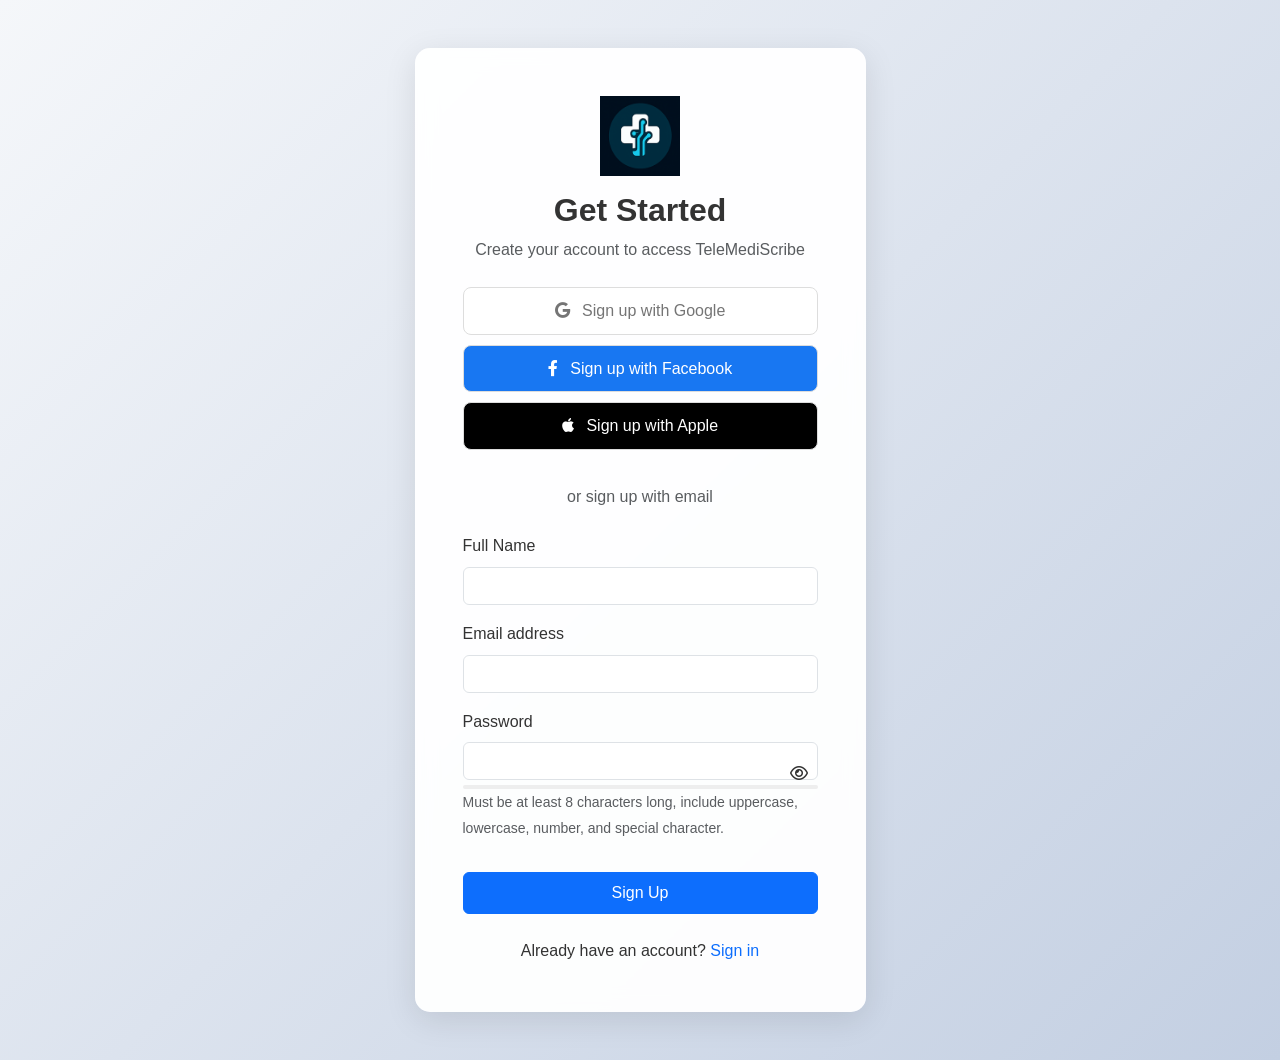
<file: register.html>
<!DOCTYPE html>
<html lang="en">
<head>
    <meta charset="UTF-8">
    <meta name="viewport" content="width=device-width, initial-scale=1.0">
    <title>Register - TeleMediScribe</title>
    <link href="https://cdn.jsdelivr.net/npm/bootstrap@5.3.0/dist/css/bootstrap.min.css" rel="stylesheet">
    <link rel="stylesheet" href="https://cdnjs.cloudflare.com/ajax/libs/font-awesome/6.0.0/css/all.min.css">
    <link rel="stylesheet" href="styles.css">
    <style>
        .register-container {
            min-height: 100vh;
            background: linear-gradient(135deg, #f5f7fa 0%, #c3cfe2 100%);
        }
        .register-card {
            background: rgba(255, 255, 255, 0.95);
            border-radius: 15px;
            box-shadow: 0 8px 32px rgba(0, 0, 0, 0.1);
            backdrop-filter: blur(10px);
        }
        .social-signup-btn {
            width: 100%;
            padding: 10px;
            border: 1px solid #ddd;
            border-radius: 8px;
            margin-bottom: 10px;
            transition: all 0.3s ease;
        }
        .social-signup-btn:hover {
            transform: translateY(-2px);
            box-shadow: 0 4px 12px rgba(0, 0, 0, 0.1);
        }
        .google-btn { background-color: #fff; color: #757575; }
        .facebook-btn { background-color: #1877f2; color: white; }
        .apple-btn { background-color: #000; color: white; }
        .password-toggle {
            cursor: pointer;
            position: absolute;
            right: 10px;
            top: 50%;
            transform: translateY(-50%);
        }
        .password-strength {
            height: 4px;
            background: #eee;
            margin-top: 5px;
            border-radius: 2px;
            overflow: hidden;
        }
        .password-strength-bar {
            height: 100%;
            width: 0;
            transition: all 0.3s ease;
        }
        .strength-weak { background-color: #ff4444; width: 33.33%; }
        .strength-medium { background-color: #ffbb33; width: 66.66%; }
        .strength-strong { background-color: #00C851; width: 100%; }
        .loading-spinner {
            display: none;
            width: 20px;
            height: 20px;
            border: 3px solid #f3f3f3;
            border-top: 3px solid #007bff;
            border-radius: 50%;
            animation: spin 1s linear infinite;
        }
        @keyframes spin {
            0% { transform: rotate(0deg); }
            100% { transform: rotate(360deg); }
        }
        .error-message {
            color: #dc3545;
            font-size: 0.875rem;
            margin-top: 0.25rem;
            display: none;
        }
    </style>
</head>
<body>
    <div class="register-container d-flex align-items-center justify-content-center py-5">
        <div class="container">
            <div class="row justify-content-center">
                <div class="col-md-6 col-lg-5">
                    <div class="register-card p-4 p-md-5">
                        <div class="text-center mb-4">
                             <img src="logo.png" alt="TeleMediScribe Logo" style="width: 80px; height: 80px; margin-bottom: 15px;">
                            <h2 class="fw-bold">Get Started</h2>
                            <p class="text-muted">Create your account to access TeleMediScribe</p>
                        </div>

                         <!-- Social Signup Buttons -->
                         <div class="mb-4">
                            <button class="social-signup-btn google-btn">
                                <i class="fab fa-google me-2"></i> Sign up with Google
                            </button>
                            <button class="social-signup-btn facebook-btn">
                                <i class="fab fa-facebook-f me-2"></i> Sign up with Facebook
                            </button>
                            <button class="social-signup-btn apple-btn">
                                <i class="fab fa-apple me-2"></i> Sign up with Apple
                            </button>
                        </div>

                        <div class="text-center mb-4">
                            <span class="text-muted">or sign up with email</span>
                        </div>

                        <!-- Registration Form -->
                        <form id="registerForm" onsubmit="return handleRegistration(event)">
                            <div class="mb-3">
                                <label for="name" class="form-label">Full Name</label>
                                <input type="text" class="form-control" id="name" required>
                                <div class="error-message" id="nameError"></div>
                            </div>
                            <div class="mb-3">
                                <label for="email" class="form-label">Email address</label>
                                <input type="email" class="form-control" id="email" required>
                                <div class="error-message" id="emailError"></div>
                            </div>

                            <div class="mb-3 position-relative">
                                <label for="password" class="form-label">Password</label>
                                <input type="password" class="form-control" id="password" required>
                                <span class="password-toggle" onclick="togglePassword()">
                                    <i class="far fa-eye"></i>
                                </span>
                                <div class="password-strength">
                                    <div class="password-strength-bar" id="passwordStrength"></div>
                                </div>
                                <div class="error-message" id="passwordError"></div>
                                <small class="form-text text-muted">Must be at least 8 characters long, include uppercase, lowercase, number, and special character.</small>
                            </div>

                            <button type="submit" class="btn btn-primary w-100 py-2 mt-3">
                                <span class="spinner-border spinner-border-sm me-2 loading-spinner" role="status"></span>
                                Sign Up
                            </button>
                        </form>

                        <div class="text-center mt-4">
                            <p class="mb-0">Already have an account? 
                                <a href="login.html" class="text-decoration-none">Sign in</a>
                            </p>
                        </div>
                    </div>
                </div>
            </div>
        </div>
    </div>

    <script src="https://cdn.jsdelivr.net/npm/bootstrap@5.3.0/dist/js/bootstrap.bundle.min.js"></script>
    <script src="js/data.js"></script>
    <script>
        let passwordStrength = 0;

        function togglePassword() {
            const passwordInput = document.getElementById('password');
            const icon = document.querySelector('.password-toggle i');
            
            if (passwordInput.type === 'password') {
                passwordInput.type = 'text';
                icon.classList.remove('fa-eye');
                icon.classList.add('fa-eye-slash');
            } else {
                passwordInput.type = 'password';
                icon.classList.remove('fa-eye-slash');
                icon.classList.add('fa-eye');
            }
        }

        function checkPasswordStrength(password) {
            let strength = 0;
            
            // Length check
            if (password.length >= 8) strength += 1;
            
            // Character type checks
            if (/[A-Z]/.test(password)) strength += 1;
            if (/[a-z]/.test(password)) strength += 1;
            if (/[0-9]/.test(password)) strength += 1;
            if (/[^A-Za-z0-9]/.test(password)) strength += 1;

            const strengthBar = document.getElementById('passwordStrength');
            strengthBar.className = 'password-strength-bar';

            if (strength <= 2) {
                strengthBar.classList.add('strength-weak');
            } else if (strength <= 4) {
                strengthBar.classList.add('strength-medium');
            } else {
                strengthBar.classList.add('strength-strong');
            }

            passwordStrength = strength;
        }

        document.getElementById('password').addEventListener('input', (e) => {
            checkPasswordStrength(e.target.value);
            document.getElementById('passwordError').style.display = 'none';
        });

        document.getElementById('email').addEventListener('input', () => {
            document.getElementById('emailError').style.display = 'none';
        });

        document.getElementById('name').addEventListener('input', () => {
            document.getElementById('nameError').style.display = 'none';
        });

        async function handleRegistration(event) {
            event.preventDefault();
            
            const name = document.getElementById('name').value;
            const email = document.getElementById('email').value;
            const password = document.getElementById('password').value;
            const spinner = document.querySelector('#registerForm .loading-spinner');
            const submitBtn = document.querySelector('#registerForm button[type="submit"]');
            const errorMessages = document.querySelectorAll('.error-message');

            // Clear previous errors
            errorMessages.forEach(el => el.style.display = 'none');
            
            // Show loading state
            spinner.style.display = 'inline-block';
            submitBtn.disabled = true;
            
            try {
                dataManager.register(name, email, password);
                alert('Registration successful! Please login.');
                window.location.href = 'login.html';
            } catch (error) {
                const errorMessage = error.message;
                if (errorMessage.includes('Email already registered')) {
                    document.getElementById('emailError').textContent = errorMessage;
                    document.getElementById('emailError').style.display = 'block';
                } else {
                    document.getElementById('passwordError').textContent = 'Registration failed. Please try again.';
                    document.getElementById('passwordError').style.display = 'block';
                }
            } finally {
                spinner.style.display = 'none';
                submitBtn.disabled = false;
            }
            
            return false;
        }

        // Social signup handlers (Placeholders)
        document.querySelector('.google-btn').addEventListener('click', () => {
            alert('Google signup is not implemented in this demo version.');
        });

        document.querySelector('.facebook-btn').addEventListener('click', () => {
            alert('Facebook signup is not implemented in this demo version.');
        });

        document.querySelector('.apple-btn').addEventListener('click', () => {
            alert('Apple signup is not implemented in this demo version.');
        });
    </script>
</body>
</html>
</file>
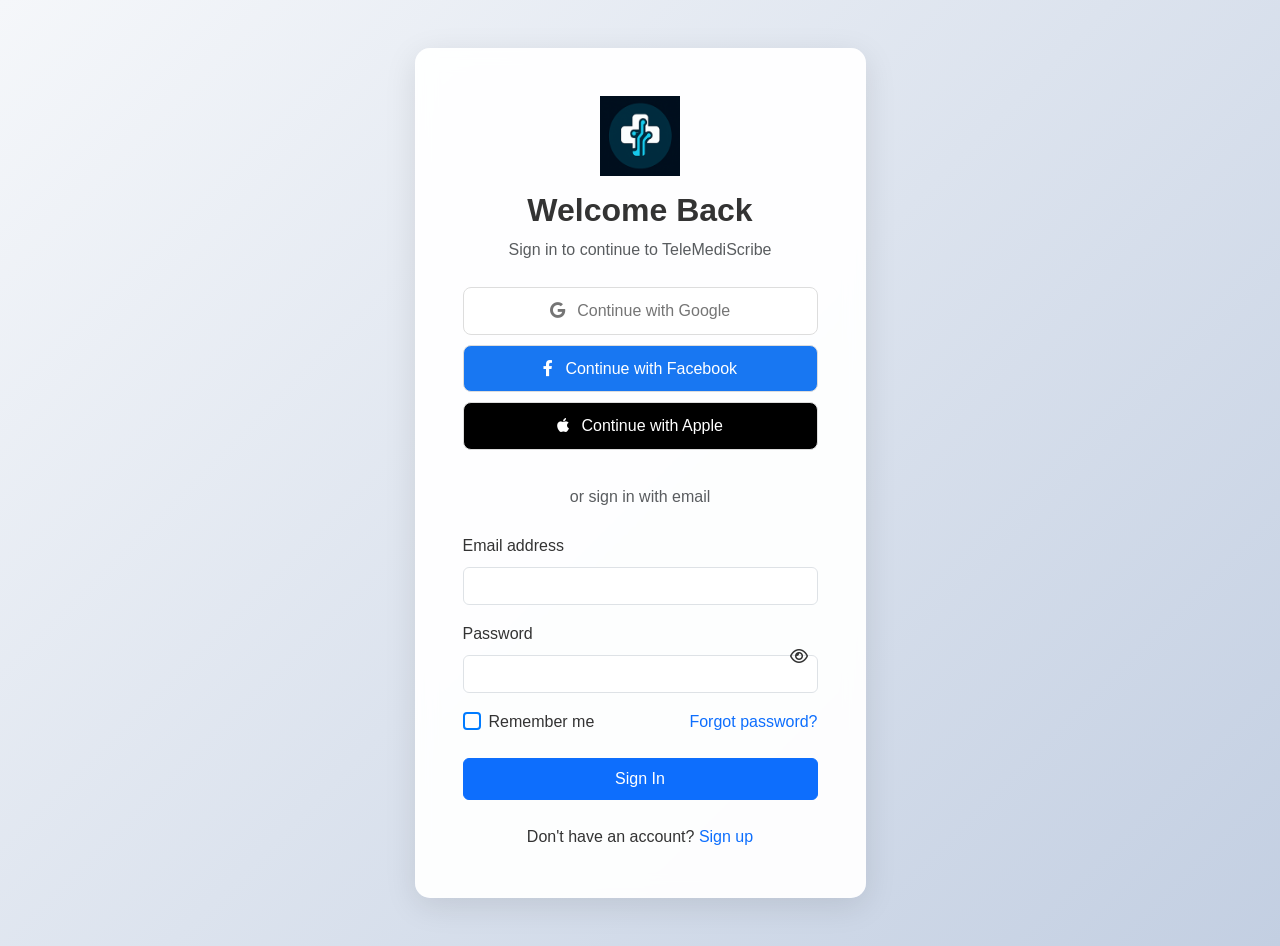
<file: symptom-check.html>
<!DOCTYPE html>
<html lang="en">
<head>
    <meta charset="UTF-8">
    <meta name="viewport" content="width=device-width, initial-scale=1.0">
    <title>Symptom Checker - TeleMediScribe</title>
    <link href="https://cdn.jsdelivr.net/npm/bootstrap@5.3.0/dist/css/bootstrap.min.css" rel="stylesheet">
    <link rel="stylesheet" href="https://cdnjs.cloudflare.com/ajax/libs/font-awesome/6.0.0/css/all.min.css">
    <link rel="stylesheet" href="styles.css">
    <style>
        .symptom-container {
            min-height: 100vh;
            background: linear-gradient(135deg, #f5f7fa 0%, #c3cfe2 100%);
            padding: 2rem 0;
        }
        .symptom-card {
            background: rgba(255, 255, 255, 0.95);
            border-radius: 15px;
            box-shadow: 0 8px 32px rgba(0, 0, 0, 0.1);
            backdrop-filter: blur(10px);
            padding: 2rem;
        }
        .symptom-tag {
            display: inline-block;
            padding: 0.5rem 1rem;
            margin: 0.25rem;
            background: #e9ecef;
            border-radius: 20px;
            cursor: pointer;
            transition: all 0.3s ease;
        }
        .symptom-tag:hover {
            background: #dee2e6;
            transform: translateY(-2px);
        }
        .symptom-tag.selected {
            background: #007bff;
            color: white;
        }
        .severity-slider {
            width: 100%;
            margin: 1rem 0;
        }
        .result-card {
            display: none;
            margin-top: 2rem;
            padding: 1.5rem;
            border-radius: 10px;
            background: #f8f9fa;
        }
        .loading-spinner {
            display: none;
            width: 20px;
            height: 20px;
            border: 3px solid #f3f3f3;
            border-top: 3px solid #007bff;
            border-radius: 50%;
            animation: spin 1s linear infinite;
        }
        @keyframes spin {
            0% { transform: rotate(0deg); }
            100% { transform: rotate(360deg); }
        }
        .medication-card {
            background: white;
            border-radius: 10px;
            padding: 1rem;
            margin-bottom: 1rem;
            box-shadow: 0 2px 4px rgba(0, 0, 0, 0.05);
        }
        .severity-indicator {
            width: 10px;
            height: 10px;
            border-radius: 50%;
            display: inline-block;
            margin-right: 5px;
        }
        .severity-low { background-color: #28a745; }
        .severity-medium { background-color: #ffc107; }
        .severity-high { background-color: #dc3545; }
    </style>
</head>
<body>
    <header>
        <div class="navbar">
            <div class="logo">
                <img src="logo.png" alt="TeleMediScribe Logo" class="logo-img" />
                <h1>TeleMediScribe</h1>
            </div>
            <ul>
                <li><a href="index.html">Home</a></li>
                <li><a href="symptom-check.html" class="active">Symptom Check</a></li>
                <li><a href="medication-reminder.html">Medication Reminder</a></li>
            </ul>
            <div>
                <button class="button primary" onclick="window.location.href='login.html'">Login</button>
                <button class="button secondary" onclick="window.location.href='register.html'">Get Started</button>
            </div>
        </div>
    </header>

    <div class="symptom-container">
        <div class="container">
            <div class="row justify-content-center">
                <div class="col-md-8">
                    <div class="symptom-card">
                        <div class="text-center mb-4">
                            <img src="logo.png" alt="TeleMediScribe Logo" style="width: 80px; height: 80px; margin-bottom: 15px;">
                            <h2 class="fw-bold">Symptom Checker</h2>
                            <p class="text-muted">Select your symptoms and get instant recommendations</p>
                        </div>

                        <form id="symptomForm" onsubmit="return handleSymptomCheck(event)">
                            <div class="mb-4">
                                <label class="form-label">Select Symptoms</label>
                                <div id="symptomTags" class="mb-3">
                                    <!-- Common symptoms will be added here -->
                                </div>
                                <input type="text" class="form-control" id="customSymptom" placeholder="Add custom symptom">
                            </div>

                            <div class="mb-4">
                                <label class="form-label">Severity</label>
                                <input type="range" class="severity-slider" id="severity" min="1" max="10" value="5">
                                <div class="d-flex justify-content-between">
                                    <span>Mild</span>
                                    <span>Moderate</span>
                                    <span>Severe</span>
                                </div>
                            </div>

                            <div class="mb-4">
                                <label class="form-label">Duration</label>
                                <select class="form-select" id="duration" required>
                                    <option value="">Select duration</option>
                                    <option value="less_than_day">Less than a day</option>
                                    <option value="1-3_days">1-3 days</option>
                                    <option value="4-7_days">4-7 days</option>
                                    <option value="more_than_week">More than a week</option>
                                </select>
                            </div>

                            <div class="mb-4">
                                <label class="form-label">Additional Notes</label>
                                <textarea class="form-control" id="notes" rows="3" placeholder="Any additional information about your symptoms"></textarea>
                            </div>

                            <button type="submit" class="btn btn-primary w-100 py-2">
                                <span class="spinner-border spinner-border-sm me-2 loading-spinner" role="status"></span>
                                Check Symptoms
                            </button>
                        </form>

                        <div id="resultCard" class="result-card">
                            <h4 class="mb-3">Analysis Results</h4>
                            <div id="severityLevel" class="mb-3">
                                <span class="severity-indicator"></span>
                                <span class="severity-text"></span>
                            </div>
                            <div id="recommendations" class="mb-3"></div>
                            <div id="medications" class="mb-3"></div>
                            <div id="consultDoctorWarning" class="alert alert-warning mt-3" style="display: none;">
                                <strong>Warning:</strong> Your symptoms are severe or have persisted for over a week. It is strongly recommended to consult a healthcare professional for a proper diagnosis and treatment plan.
                            </div>
                            <button class="btn btn-outline-primary" onclick="saveToMedicalHistory()">
                                Save to Medical History
                            </button>
                        </div>
                    </div>
                </div>
            </div>
        </div>
    </div>

    <script src="https://cdn.jsdelivr.net/npm/bootstrap@5.3.0/dist/js/bootstrap.bundle.min.js"></script>
    <script src="js/data.js"></script>
    <script>
        // Common symptoms list
        const commonSymptoms = [
            // Respiratory Symptoms
            { category: 'Respiratory', symptoms: ['Cough', 'Shortness of Breath', 'Chest Pain', 'Runny Nose', 'Sore Throat', 'Congestion'] },
            // General Symptoms
            { category: 'General', symptoms: ['Fever', 'Fatigue', 'Body Aches', 'Chills', 'Sweating', 'Loss of Appetite'] },
            // Digestive Symptoms
            { category: 'Digestive', symptoms: ['Nausea', 'Vomiting', 'Diarrhea', 'Abdominal Pain', 'Indigestion', 'Constipation'] },
            // Neurological Symptoms
            { category: 'Neurological', symptoms: ['Headache', 'Dizziness', 'Confusion', 'Seizures', 'Numbness', 'Tingling'] },
            // Skin Symptoms
            { category: 'Skin', symptoms: ['Rash', 'Itching', 'Hives', 'Swelling', 'Bruising', 'Skin Discoloration'] }
        ];

        // Initialize symptom tags
        function initializeSymptomTags() {
            const container = document.getElementById('symptomTags');
            container.innerHTML = ''; // Clear existing tags

            commonSymptoms.forEach(category => {
                // Add category header
                const categoryHeader = document.createElement('div');
                categoryHeader.className = 'symptom-category mb-2';
                categoryHeader.innerHTML = `<h6 class="text-muted mb-2">${category.category}</h6>`;
                container.appendChild(categoryHeader);

                // Add symptoms for this category
                const symptomsContainer = document.createElement('div');
                symptomsContainer.className = 'd-flex flex-wrap gap-2 mb-3';
                
                category.symptoms.forEach(symptom => {
                    const tag = document.createElement('span');
                    tag.className = 'symptom-tag';
                    tag.textContent = symptom;
                    tag.onclick = () => toggleSymptom(tag);
                    symptomsContainer.appendChild(tag);
                });
                
                container.appendChild(symptomsContainer);
            });
        }

        // Toggle symptom selection
        function toggleSymptom(tag) {
            tag.classList.toggle('selected');
        }

        // Add custom symptom
        document.getElementById('customSymptom').addEventListener('keypress', (e) => {
            if (e.key === 'Enter') {
                e.preventDefault();
                const input = e.target;
                const symptom = input.value.trim();
                
                if (symptom && !commonSymptoms.some(category => category.symptoms.includes(symptom))) {
                    const tag = document.createElement('span');
                    tag.className = 'symptom-tag selected';
                    tag.textContent = symptom;
                    tag.onclick = () => toggleSymptom(tag);
                    document.getElementById('symptomTags').appendChild(tag);
                    input.value = '';
                }
            }
        });

        // Handle symptom check
        function handleSymptomCheck(event) {
            event.preventDefault();
            
            const selectedSymptoms = Array.from(document.querySelectorAll('.symptom-tag.selected'))
                .map(tag => tag.textContent);
            
            if (selectedSymptoms.length === 0) {
                alert('Please select at least one symptom');
                return false;
            }

            const severity = document.getElementById('severity').value;
            const duration = document.getElementById('duration').value;
            const notes = document.getElementById('notes').value;

            // Show loading state
            const spinner = document.querySelector('.loading-spinner');
            const submitBtn = document.querySelector('#symptomForm button[type="submit"]');
            spinner.style.display = 'inline-block';
            submitBtn.disabled = true;

            // Simulate analysis (in a real app, this would use a medical API)
            setTimeout(() => {
                analyzeSymptoms(selectedSymptoms, severity, duration, notes);
                spinner.style.display = 'none';
                submitBtn.disabled = false;
            }, 1500);

            return false;
        }

        // Analyze symptoms and provide recommendations
        function analyzeSymptoms(symptoms, severity, duration, notes) {
            const resultCard = document.getElementById('resultCard');
            const severityLevel = document.getElementById('severityLevel');
            const recommendations = document.getElementById('recommendations');
            const medications = document.getElementById('medications');
            const consultDoctorWarning = document.getElementById('consultDoctorWarning');

            // Determine severity level
            let severityClass, severityText;
            if (severity <= 3) {
                severityClass = 'severity-low';
                severityText = 'Low Severity';
            } else if (severity <= 7) {
                severityClass = 'severity-medium';
                severityText = 'Medium Severity';
            } else {
                severityClass = 'severity-high';
                severityText = 'High Severity';
            }

            // Update severity indicator
            severityLevel.innerHTML = `
                <span class="severity-indicator ${severityClass}"></span>
                <span class="severity-text">${severityText}</span>
            `;

            // Generate detailed recommendations based on symptoms
            let recommendationText = '<h5>Recommendations:</h5>';
            
            // Group symptoms by category
            const symptomsByCategory = {};
            symptoms.forEach(symptom => {
                commonSymptoms.forEach(category => {
                    if (category.symptoms.includes(symptom)) {
                        if (!symptomsByCategory[category.category]) {
                            symptomsByCategory[category.category] = [];
                        }
                        symptomsByCategory[category.category].push(symptom);
                    }
                });
            });

            // Generate category-specific recommendations
            recommendationText += '<div class="recommendations-list">';
            
            // Respiratory recommendations
            if (symptomsByCategory['Respiratory']) {
                recommendationText += `
                    <div class="recommendation-category mb-3">
                        <h6 class="text-primary">Respiratory Care:</h6>
                        <ul>
                            <li>Use a humidifier to add moisture to the air</li>
                            <li>Stay hydrated by drinking plenty of fluids</li>
                            <li>Try steam inhalation with essential oils (eucalyptus or peppermint)</li>
                            <li>Elevate your head while sleeping to reduce congestion</li>
                            <li>Avoid smoking and exposure to secondhand smoke</li>
                        </ul>
                    </div>
                `;
            }

            // General wellness recommendations
            recommendationText += `
                <div class="recommendation-category mb-3">
                    <h6 class="text-primary">General Wellness:</h6>
                    <ul>
                        <li>Get adequate rest and sleep</li>
                        <li>Maintain a balanced diet rich in vitamins and minerals</li>
                        <li>Stay hydrated by drinking plenty of water</li>
                        <li>Practice stress-reduction techniques</li>
                        <li>Consider taking vitamin C and zinc supplements</li>
                    </ul>
                </div>
            `;

            // Digestive recommendations
            if (symptomsByCategory['Digestive']) {
                recommendationText += `
                    <div class="recommendation-category mb-3">
                        <h6 class="text-primary">Digestive Care:</h6>
                        <ul>
                            <li>Eat small, frequent meals</li>
                            <li>Avoid spicy, fatty, or acidic foods</li>
                            <li>Stay hydrated with clear fluids</li>
                            <li>Consider probiotics for gut health</li>
                            <li>Practice mindful eating</li>
                        </ul>
                    </div>
                `;
            }

            recommendationText += '</div>';
            recommendations.innerHTML = recommendationText;

            // Suggest medications with detailed information
            let medicationText = '<h5>Suggested Medications:</h5>';
            if (severity > 5 || duration === 'more_than_week') {
                medicationText += `
                    <div class="medication-card">
                        <h6>Important: Consult a Doctor</h6>
                        <p>Based on your symptoms and duration, it is highly recommended to seek professional medical advice.</p>
                        <div class="alert alert-warning mt-3">
                            <h6 class="mb-2">When to Seek Emergency Care:</h6>
                            <ul class="mb-0">
                                <li>Difficulty breathing or shortness of breath</li>
                                <li>Persistent chest pain or pressure</li>
                                <li>Sudden confusion or difficulty waking up</li>
                                <li>Bluish lips or face</li>
                                <li>Severe or persistent vomiting</li>
                            </ul>
                        </div>
                    </div>
                `;
                consultDoctorWarning.style.display = 'block';
            } else {
                // Provide detailed medication suggestions
                medicationText += `
                    <div class="medication-card">
                        <h6>Over-the-counter options:</h6>
                        <div class="medication-categories">
                            ${generateMedicationSuggestions(symptomsByCategory)}
                        </div>
                        <div class="alert alert-info mt-3">
                            <h6 class="mb-2">Important Information:</h6>
                            <p class="mb-2">• All medications listed are FDA-approved over-the-counter medications.</p>
                            <p class="mb-2">• Please consult your healthcare provider before taking any new medication.</p>
                            <p class="mb-2">• For detailed medication information, visit <a href="https://www.fda.gov/drugs" target="_blank">FDA's Drug Information</a> or <a href="https://www.drugs.com" target="_blank">Drugs.com</a>.</p>
                            <p class="mb-2">• Your health data is protected and handled in accordance with applicable privacy laws and regulations.</p>
                            <p class="mb-0">• Always read and follow the medication label instructions carefully.</p>
                        </div>
                    </div>
                `;
                consultDoctorWarning.style.display = 'none';
            }
            medications.innerHTML = medicationText;

            // Show results
            resultCard.style.display = 'block';
        }

        // Generate medication suggestions based on symptoms
        function generateMedicationSuggestions(symptomsByCategory) {
            let suggestions = '';

            // Pain and Fever
            if (symptomsByCategory['General']?.includes('Fever') || symptomsByCategory['General']?.includes('Body Aches')) {
                suggestions += `
                    <div class="medication-category mb-3">
                        <h6 class="text-primary">Pain and Fever Relief:</h6>
                        <div class="medication-item">
                            <h6>Acetaminophen (Tylenol)</h6>
                            <p class="mb-1">• For fever and mild to moderate pain</p>
                            <p class="mb-1">• Dosage: 500-1000mg every 4-6 hours as needed</p>
                            <p class="mb-2">• Maximum: 4000mg per day</p>
                            <a href="#" target="_blank" class="btn btn-sm btn-outline-primary">[Purchase Link]</a>
                        </div>
                        <div class="medication-item">
                            <h6>Ibuprofen (Advil, Motrin)</h6>
                            <p class="mb-1">• For fever, pain, and inflammation</p>
                            <p class="mb-1">• Dosage: 200-400mg every 4-6 hours as needed</p>
                            <p class="mb-2">• Maximum: 1200mg per day</p>
                            <a href="#" target="_blank" class="btn btn-sm btn-outline-primary">[Purchase Link]</a>
                        </div>
                    </div>
                `;
            }

            // Respiratory
            if (symptomsByCategory['Respiratory']) {
                suggestions += `
                    <div class="medication-category mb-3">
                        <h6 class="text-primary">Respiratory Relief:</h6>
                        <div class="medication-item">
                            <h6>Guaifenesin (Mucinex)</h6>
                            <p class="mb-1">• For chest congestion and mucus</p>
                            <p class="mb-1">• Dosage: 600-1200mg every 12 hours</p>
                            <p class="mb-2">• Stay hydrated while taking</p>
                            <a href="#" target="_blank" class="btn btn-sm btn-outline-primary">[Purchase Link]</a>
                        </div>
                        <div class="medication-item">
                            <h6>Pseudoephedrine (Sudafed)</h6>
                            <p class="mb-1">• For nasal congestion</p>
                            <p class="mb-1">• Dosage: 30-60mg every 4-6 hours</p>
                            <p class="mb-2">• Maximum: 240mg per day</p>
                            <a href="#" target="_blank" class="btn btn-sm btn-outline-primary">[Purchase Link]</a>
                        </div>
                    </div>
                `;
            }

            // Digestive
            if (symptomsByCategory['Digestive']) {
                suggestions += `
                    <div class="medication-category mb-3">
                        <h6 class="text-primary">Digestive Relief:</h6>
                        <div class="medication-item">
                            <h6>Bismuth Subsalicylate (Pepto-Bismol)</h6>
                            <p class="mb-1">• For nausea, heartburn, and diarrhea</p>
                            <p class="mb-1">• Dosage: 2 tablets every 30-60 minutes as needed</p>
                            <p class="mb-2">• Maximum: 8 doses per day</p>
                            <a href="#" target="_blank" class="btn btn-sm btn-outline-primary">[Purchase Link]</a>
                        </div>
                        <div class="medication-item">
                            <h6>Loperamide (Imodium)</h6>
                            <p class="mb-1">• For diarrhea</p>
                            <p class="mb-1">• Dosage: 2mg after first loose stool</p>
                            <p class="mb-2">• Maximum: 8mg per day</p>
                            <a href="#" target="_blank" class="btn btn-sm btn-outline-primary">[Purchase Link]</a>
                        </div>
                    </div>
                `;
            }

            // Neurological
            if (symptomsByCategory['Neurological']) {
                suggestions += `
                    <div class="medication-category mb-3">
                        <h6 class="text-primary">Headache Relief:</h6>
                        <div class="medication-item">
                            <h6>Acetaminophen + Caffeine (Excedrin)</h6>
                            <p class="mb-1">• For tension headaches</p>
                            <p class="mb-1">• Dosage: 2 tablets every 6 hours as needed</p>
                            <p class="mb-2">• Maximum: 8 tablets per day</p>
                            <a href="#" target="_blank" class="btn btn-sm btn-outline-primary">[Purchase Link]</a>
                        </div>
                    </div>
                `;
            }

            // Skin
            if (symptomsByCategory['Skin']) {
                suggestions += `
                    <div class="medication-category mb-3">
                        <h6 class="text-primary">Skin Relief:</h6>
                        <div class="medication-item">
                            <h6>Diphenhydramine (Benadryl)</h6>
                            <p class="mb-1">• For allergic reactions and itching</p>
                            <p class="mb-1">• Dosage: 25-50mg every 4-6 hours</p>
                            <p class="mb-2">• Maximum: 300mg per day</p>
                            <a href="#" target="_blank" class="btn btn-sm btn-outline-primary">[Purchase Link]</a>
                        </div>
                        <div class="medication-item">
                            <h6>Hydrocortisone Cream</h6>
                            <p class="mb-1">• For skin inflammation and itching</p>
                            <p class="mb-1">• Apply thin layer 2-4 times daily</p>
                            <p class="mb-2">• Do not use on face without doctor's approval</p>
                            <a href="#" target="_blank" class="btn btn-sm btn-outline-primary">[Purchase Link]</a>
                        </div>
                    </div>
                `;
            }

            return suggestions;
        }

        // Save to medical history
        function saveToMedicalHistory() {
            const selectedSymptoms = Array.from(document.querySelectorAll('.symptom-tag.selected'))
                .map(tag => tag.textContent);
            const severity = document.getElementById('severity').value;
            const duration = document.getElementById('duration').value;
            const notes = document.getElementById('notes').value;

            try {
                dataManager.addMedicalHistory({
                    condition: selectedSymptoms.join(', '),
                    diagnosisDate: new Date().toISOString(),
                    treatment: document.getElementById('recommendations').innerText,
                    notes: `Severity: ${severity}/10, Duration: ${duration}, Additional Notes: ${notes}`
                });

                alert('Saved to medical history successfully!');
            } catch (error) {
                console.error('Error saving to medical history:', error);
                alert('Error saving to medical history. Please try again.');
            }
        }

        // Initialize page
        document.addEventListener('DOMContentLoaded', () => {
            // Check if user is logged in
            const currentUser = dataManager.getCurrentUser();
            if (!currentUser) {
                window.location.href = 'login.html';
                return;
            }

            initializeSymptomTags();
        });
    </script>
</body>
</html>
</file>
<file: styles.css>
/* style.css */
body {
    font-family: 'Segoe UI', Tahoma, Geneva, Verdana, sans-serif;
    margin: 0;
    padding: 0;
    background-color: #f4f7f6; /* A light, clean background */
    color: #333;
    line-height: 1.6;
    scroll-behavior: smooth;
}

.blue {
    color: #007bff; /* A nice blue color */
}

/* Header and Navigation */
header {
    background-color: #fff;
    box-shadow: 0 2px 4px rgba(0, 0, 0, 0.1);
    padding: 1rem 2rem;
    position: sticky;
    top: 0;
    z-index: 1000;
}

header.scrolled {
    background-color: #007bff;
    box-shadow: 0 4px 8px rgba(0, 123, 255, 0.4);
}

.navbar {
    display: flex;
    justify-content: space-between;
    align-items: center;
    max-width: 1200px;
    margin: 0 auto;
    padding: 0.5rem 0;
}

.navbar .logo {
    display: flex;
    align-items: center;
    gap: 1rem;
}

.navbar .logo-img {
    width: 60px;
    height: 60px;
    object-fit: contain;
}

.navbar h1 {
    margin: 0;
    font-size: 2.8rem;
    font-weight: 900;
    color: #007bff;
    letter-spacing: -0.5px;
}

.navbar ul {
    list-style: none;
    padding: 0;
    margin: 0;
    display: flex;
    align-items: center;
    gap: 3rem;
}

.navbar li {
    margin: 0;
}

.navbar a {
    text-decoration: none;
    color: #333;
    font-weight: 600;
    font-size: 1.1rem;
    transition: color 0.3s ease;
    padding: 0.5rem 0;
    position: relative;
}

.navbar a::after {
    content: '';
    position: absolute;
    width: 0;
    height: 2px;
    bottom: 0;
    left: 0;
    background-color: #007bff;
    transition: width 0.3s ease;
}

.navbar a:hover::after,
.navbar a.active::after {
    width: 100%;
}

.navbar a:hover,
.navbar a.active {
    color: #007bff;
}

.navbar .button {
    padding: 0.75rem 1.5rem;
    border: none;
    border-radius: 5px;
    cursor: pointer;
    font-weight: 600;
    transition: all 0.3s ease;
    font-size: 1rem;
}

.navbar .button.primary {
    background-color: #007bff;
    color: #fff;
}

.navbar .button.secondary {
    background-color: #f0f0f0;
    color: #333;
}

.navbar .button:hover {
    transform: translateY(-2px);
    box-shadow: 0 4px 8px rgba(0, 0, 0, 0.1);
}

/* Hero Section */
.hero {
    display: flex;
    align-items: center;
    justify-content: space-between;
    padding: 4rem 2rem;
    max-width: 1200px;
    margin: 0 auto;
    animation: fadeInUp 1s ease forwards;
}

.hero-text {
    flex: 1;
    padding-right: 2rem;
    animation: slideInLeft 1s ease forwards;
}

.hero-text h1 {
    font-size: 3rem;
    margin-bottom: 1rem;
    line-height: 1.2;
}

.hero-text p {
    font-size: 1.2rem;
    color: #666;
    margin-bottom: 2rem;
}

.start-btn {
    background-color: #007bff;
    color: #fff;
    padding: 1rem 2rem;
    border-radius: 5px;
    border: none;
    cursor: pointer;
    font-size: 1.1rem;
    font-weight: 600;
    transition: background-color 0.3s ease, transform 0.3s ease;
}

.start-btn:hover {
    background-color: #0056b3;
    transform: scale(1.05);
}

.hero-image {
    flex: 1;
    text-align: center;
    animation: slideInRight 1s ease forwards;
}

.hero-image img {
    max-width: 100%;
    height: auto; /* Ensure the image scales proportionally */
    border-radius: 15px;
    box-shadow: 0 8px 20px rgba(0,0,0,0.15);
}

/* Features Section */
.features {
    max-width: 1200px;
    margin: 4rem auto;
    padding: 0 2rem;
    animation: fadeIn 1.5s ease forwards;
}

.features h2 {
    text-align: center;
    margin-bottom: 2rem;
    font-size: 2.5rem;
}

.features-grid {
    display: grid;
    grid-template-columns: repeat(auto-fit, minmax(280px, 1fr));
    gap: 2rem;
}

.feature-card {
    background: #fff;
    border-radius: 15px;
    padding: 2rem;
    box-shadow: 0 8px 20px rgba(0,0,0,0.1);
    text-align: center;
    transition: transform 0.3s ease, box-shadow 0.3s ease;
    cursor: pointer;
}

.feature-card:hover {
    transform: translateY(-10px);
    box-shadow: 0 12px 30px rgba(0,0,0,0.15);
}

.feature-card img {
    width: 60px;
    margin-bottom: 1rem;
}

/* How It Works Section */
.how-it-works {
    max-width: 1200px;
    margin: 4rem auto;
    padding: 0 2rem;
    animation: fadeIn 1.5s ease forwards;
}

.how-it-works h2 {
    text-align: center;
    margin-bottom: 2rem;
    font-size: 2.5rem;
}

.steps {
    display: flex;
    justify-content: space-around;
    flex-wrap: wrap;
    gap: 2rem;
}

.step {
    background: #fff;
    border-radius: 15px;
    padding: 2rem;
    box-shadow: 0 8px 20px rgba(0,0,0,0.1);
    flex: 1 1 250px;
    text-align: center;
    transition: transform 0.3s ease, box-shadow 0.3s ease;
    cursor: default;
}

.step:hover {
    transform: translateY(-10px);
    box-shadow: 0 12px 30px rgba(0,0,0,0.15);
}

.step-number {
    font-size: 2rem;
    font-weight: 700;
    color: #007bff;
    margin-bottom: 1rem;
}

/* Testimonials Section */
.testimonials {
    max-width: 1200px;
    margin: 4rem auto;
    padding: 0 2rem;
    animation: fadeIn 1.5s ease forwards;
}

.testimonial-grid {
    display: grid;
    grid-template-columns: repeat(auto-fit, minmax(320px, 1fr));
    gap: 2rem;
}

.testimonial-card {
    background: #fff;
    border-radius: 15px;
    padding: 2rem;
    box-shadow: 0 8px 20px rgba(0,0,0,0.1);
    transition: transform 0.3s ease, box-shadow 0.3s ease;
    cursor: default;
}

.testimonial-card:hover {
    transform: translateY(-10px);
    box-shadow: 0 12px 30px rgba(0,0,0,0.15);
}

.user-info {
    display: flex;
    align-items: center;
    margin-bottom: 1rem;
}

.user-info img {
    width: 50px;
    height: 50px;
    border-radius: 50%;
    margin-right: 1rem;
    object-fit: cover;
}

.testimonial-text {
    font-style: italic;
    color: #555;
}

/* Call to Action Section */
.cta {
    background-color: #007bff;
    color: #fff;
    padding: 4rem 2rem;
    text-align: center;
    animation: fadeIn 1.5s ease forwards;
}

.cta h2 {
    font-size: 2.5rem;
    margin-bottom: 1rem;
}

.cta p {
    font-size: 1.2rem;
    margin-bottom: 2rem;
}

.cta-buttons {
    display: flex;
    justify-content: center;
    gap: 1rem;
    flex-wrap: wrap;
}

.primary-btn, .secondary-btn {
    padding: 1rem 2rem;
    border-radius: 5px;
    border: none;
    cursor: pointer;
    font-weight: 600;
    font-size: 1.1rem;
    transition: background-color 0.3s ease, transform 0.3s ease;
}

.primary-btn {
    background-color: #28a745;
    color: #fff;
}

.primary-btn:hover {
    background-color: #218838;
    transform: scale(1.05);
}

.secondary-btn {
    background-color: #6c757d;
    color: #fff;
}

.secondary-btn:hover {
    background-color: #5a6268;
    transform: scale(1.05);
}

/* Footer */
footer {
    background-color: #f8f9fa;
    padding: 2rem 0;
    margin-top: 4rem;
    font-size: 0.9rem;
    color: #666;
}

.footer-content {
    max-width: 1200px;
    margin: 0 auto;
    display: flex;
    flex-wrap: wrap;
    justify-content: space-between;
    gap: 2rem;
}

.footer-section {
    flex: 1 1 200px;
}

.footer-section h3, .footer-section h4 {
    margin-bottom: 1rem;
    color: #333;
}

.footer-section a {
    display: block;
    color: #666;
    text-decoration: none;
    margin-bottom: 0.5rem;
    transition: color 0.3s ease;
}

.footer-section a:hover {
    color: #007bff;
}

.social-links a img {
    width: 24px;
    height: 24px;
    margin-right: 0.5rem;
    transition: transform 0.3s ease;
}

.social-links a:hover img {
    transform: scale(1.2);
}

/* Animations */
@keyframes fadeInUp {
    0% {
        opacity: 0;
        transform: translateY(20px);
    }
    100% {
        opacity: 1;
        transform: translateY(0);
    }
}

@keyframes slideInLeft {
    0% {
        opacity: 0;
        transform: translateX(-50px);
    }
    100% {
        opacity: 1;
        transform: translateX(0);
    }
}

@keyframes slideInRight {
    0% {
        opacity: 0;
        transform: translateX(50px);
    }
    100% {
        opacity: 1;
        transform: translateX(0);
    }
}

@keyframes fadeIn {
    0% {
        opacity: 0;
    }
    100% {
        opacity: 1;
    }
}

/* Responsive */
@media (max-width: 768px) {
    .hero {
        flex-direction: column;
        padding: 2rem 1rem;
    }
    .hero-text {
        padding-right: 0;
        text-align: center;
    }
    .hero-text h1 {
        font-size: 2.2rem;
    }
    .hero-image {
        margin-top: 2rem;
    }
    .steps {
        flex-direction: column;
    }
    .features-grid, .testimonial-grid {
        grid-template-columns: 1fr;
    }
    .cta-buttons {
        flex-direction: column;
    }
    .navbar {
        flex-direction: column;
        gap: 1rem;
        padding: 1rem 0;
    }
    .navbar ul {
        flex-direction: column;
        gap: 1rem;
        width: 100%;
        text-align: center;
    }
    .navbar .button {
        width: 100%;
        margin-top: 1rem;
    }
}
</file>
